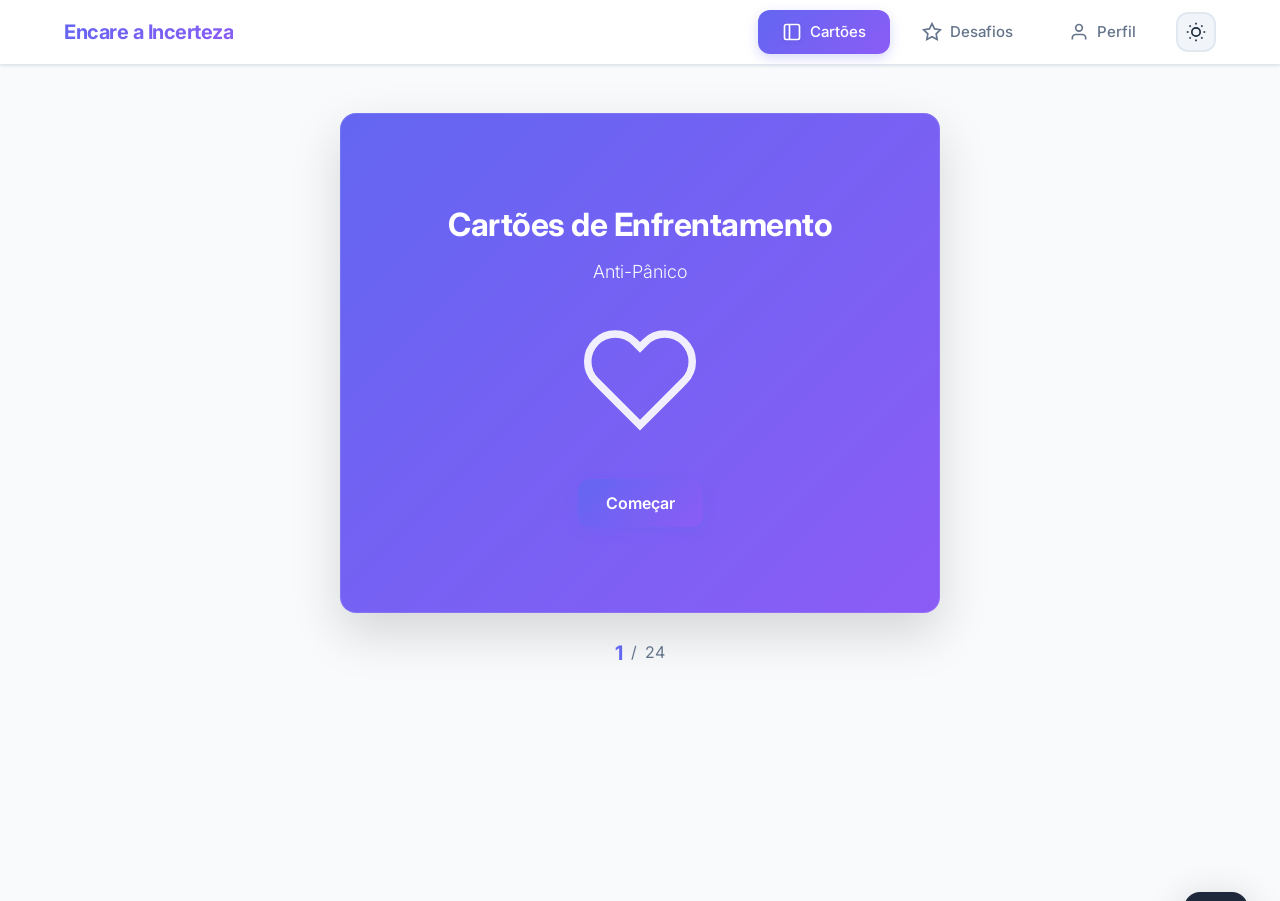
<file: index.html>
<!DOCTYPE html>
<html lang="pt-BR">
<head>
    <meta charset="UTF-8">
    <meta name="viewport" content="width=device-width, initial-scale=1.0">
    <title>Encare a Incerteza</title>
    <link rel="preconnect" href="https://fonts.googleapis.com">
    <link rel="preconnect" href="https://fonts.gstatic.com" crossorigin>
    <link href="https://fonts.googleapis.com/css2?family=Inter:wght@300;400;500;600;700&display=swap" rel="stylesheet">
    <link rel="stylesheet" href="css/styles.css">
</head>
<body>
    <!-- Navigation -->
    <nav class="nav">
        <div class="nav-container">
            <div class="nav-logo">Encare a Incerteza</div>
            <ul class="nav-menu">
                <li class="nav-item">
                    <a href="#" class="nav-link active" data-section="coping-cards">
                        <svg width="20" height="20" viewBox="0 0 24 24" fill="none" stroke="currentColor" stroke-width="2">
                            <rect x="3" y="3" width="18" height="18" rx="2"/>
                            <path d="M9 3v18"/>
                        </svg>
                        Cartões
                    </a>
                </li>
                <li class="nav-item">
                    <a href="#" class="nav-link" data-section="challenge">
                        <svg width="20" height="20" viewBox="0 0 24 24" fill="none" stroke="currentColor" stroke-width="2">
                            <polygon points="12 2 15.09 8.26 22 9.27 17 14.14 18.18 21.02 12 17.77 5.82 21.02 7 14.14 2 9.27 8.91 8.26 12 2"/>
                        </svg>
                        Desafios
                    </a>
                </li>
                <li class="nav-item">
                    <a href="#" class="nav-link" data-section="profile">
                        <svg width="20" height="20" viewBox="0 0 24 24" fill="none" stroke="currentColor" stroke-width="2">
                            <path d="M20 21v-2a4 4 0 0 0-4-4H8a4 4 0 0 0-4 4v2"/>
                            <circle cx="12" cy="7" r="4"/>
                        </svg>
                        Perfil
                    </a>
                </li>
                <li class="nav-item">
                    <button class="theme-toggle" id="theme-toggle" aria-label="Toggle dark mode">
                        <svg class="theme-icon-light" width="20" height="20" viewBox="0 0 24 24" fill="none" stroke="currentColor" stroke-width="2">
                            <circle cx="12" cy="12" r="5"/>
                            <line x1="12" y1="1" x2="12" y2="3"/>
                            <line x1="12" y1="21" x2="12" y2="23"/>
                            <line x1="4.22" y1="4.22" x2="5.64" y2="5.64"/>
                            <line x1="18.36" y1="18.36" x2="19.78" y2="19.78"/>
                            <line x1="1" y1="12" x2="3" y2="12"/>
                            <line x1="21" y1="12" x2="23" y2="12"/>
                            <line x1="4.22" y1="19.78" x2="5.64" y2="18.36"/>
                            <line x1="18.36" y1="5.64" x2="19.78" y2="4.22"/>
                        </svg>
                        <svg class="theme-icon-dark" width="20" height="20" viewBox="0 0 24 24" fill="none" stroke="currentColor" stroke-width="2" style="display: none;">
                            <path d="M21 12.79A9 9 0 1 1 11.21 3 7 7 0 0 0 21 12.79z"/>
                        </svg>
                    </button>
                </li>
            </ul>
        </div>
    </nav>

    <!-- Main Content -->
    <main class="main-content">

        <!-- Coping Cards Section -->
        <section id="coping-cards" class="section active">
            <div class="container">
                <!-- UX: Ritual-style introduction for emotional preparation -->
                <div class="card-ritual-intro" style="display: none;">
                    <h3>Um momento para você</h3>
                    <p>Respire fundo. Estes cartões são lembretes gentis de que você tem a força necessária para enfrentar momentos difíceis. Navegue no seu ritmo.</p>
                </div>

                <div class="card-deck">
                    <div class="deck-cover active">
                        <div class="cover-content">
                            <h1>Cartões de Enfrentamento</h1>
                            <p>Anti-Pânico</p>
                            <div class="cover-illustration">
                                <svg width="120" height="120" viewBox="0 0 24 24" fill="none" stroke="currentColor" stroke-width="1.5">
                                    <path d="M20.84 4.61a5.5 5.5 0 0 0-7.78 0L12 5.67l-1.06-1.06a5.5 5.5 0 0 0-7.78 7.78l1.06 1.06L12 21.23l7.78-7.78 1.06-1.06a5.5 5.5 0 0 0 0-7.78z"/>
                                </svg>
                            </div>
                            <button class="btn btn-primary" id="start-cards">Começar</button>
                        </div>
                    </div>
                    <div class="card-viewer">
                        <button class="card-nav card-nav-prev">
                            <svg width="24" height="24" viewBox="0 0 24 24" fill="none" stroke="currentColor" stroke-width="2">
                                <polyline points="15 18 9 12 15 6"/>
                            </svg>
                        </button>
                        <div class="card-container">
                            <div class="coping-card"></div>
                        </div>
                        <button class="card-nav card-nav-next">
                            <svg width="24" height="24" viewBox="0 0 24 24" fill="none" stroke="currentColor" stroke-width="2">
                                <polyline points="9 18 15 12 9 6"/>
                            </svg>
                        </button>
                    </div>
                    <div class="card-counter">
                        <span class="current-card">1</span> / <span class="total-cards">24</span>
                    </div>
                    <!-- UX: Visual progress dots for better navigation awareness -->
                    <div class="card-progress-dots" id="card-progress-dots"></div>
                </div>
            </div>
        </section>

        <!-- Challenge Section -->
        <section id="challenge" class="section">
            <div class="container">
                <div class="section-header">
                    <!-- UX: Contextual subtitle for emotional framing -->
                    <div class="section-subtitle">Crescimento pela Experiência</div>
                    <h1>Desafio Abraçando a Incerteza</h1>
                    <p class="section-description">Pequenas ações diárias que transformam sua relação com o desconhecido</p>
                </div>

                <!-- Reminders -->
                <div class="reminders-grid">
                    <div class="reminder-card">
                        <h3>Abra-se para a mudança</h3>
                        <p>A vida é dinâmica, e nem sempre podemos prever o que está por vir. A mudança é uma constante.</p>
                    </div>
                    <div class="reminder-card">
                        <h3>Foque no que pode controlar</h3>
                        <p>Concentre sua atenção naquilo que está ao seu alcance para cultivar um senso de capacidade.</p>
                    </div>
                    <div class="reminder-card">
                        <h3>Aprenda com a incerteza</h3>
                        <p>Veja as situações incertas como oportunidades de aprendizado e crescimento pessoal.</p>
                    </div>
                    <div class="reminder-card">
                        <h3>Cultive a resiliência</h3>
                        <p>Fortalecer sua resiliência permite que você se adapte mais facilmente às reviravoltas.</p>
                    </div>
                </div>

                <!-- Challenges Grid -->
                <div class="challenges-section">
                    <h2>Escolha seu próximo passo</h2>
                    <!-- UX: Inviting intro text for action-first hierarchy -->
                    <p class="challenges-intro">Cada desafio é uma oportunidade de descobrir sua força. Comece onde você se sentir mais confortável.</p>
                    <div class="challenges-filters">
                        <div class="challenges-filter" role="group" aria-label="Filtrar por status">
                            <button type="button" class="challenge-filter-btn active" data-filter="all">Todos</button>
                            <button type="button" class="challenge-filter-btn" data-filter="completed">Completos</button>
                            <button type="button" class="challenge-filter-btn" data-filter="pending">Pendentes</button>
                        </div>
                        <div class="challenges-filter" role="group" aria-label="Filtrar por dificuldade">
                            <button type="button" class="challenge-filter-btn active" data-difficulty="all">Todas</button>
                            <button type="button" class="challenge-filter-btn" data-difficulty="easy">Fácil</button>
                            <button type="button" class="challenge-filter-btn" data-difficulty="medium">Médio</button>
                            <button type="button" class="challenge-filter-btn" data-difficulty="hard">Difícil</button>
                        </div>
                    </div>
                    <div class="challenges-grid" id="challenges-grid"></div>
                </div>
            </div>
        </section>

        <!-- Profile Section -->
        <section id="profile" class="section">
            <div class="container">
                <div class="section-header">
                    <!-- UX: Contextual subtitle for progress narrative -->
                    <div class="section-subtitle">Sua Jornada</div>
                    <h1>Seu Progresso</h1>
                    <p class="section-description">Cada passo que você dá é uma vitória. Celebre seu crescimento.</p>
                </div>

                <div class="profile-content">
                    <!-- UX: Dynamic motivational narrative based on progress -->
                    <div class="profile-narrative" id="profile-narrative">
                        <h3>Continue brilhando! ✨</h3>
                        <p>Você está construindo coragem, um desafio de cada vez.</p>
                    </div>
                    <div class="profile-stats">
                        <div class="stat-card">
                            <div class="stat-icon">⭐</div>
                            <div class="stat-value" id="profile-xp">0</div>
                            <div class="stat-label">Pontos XP</div>
                        </div>
                        <div class="stat-card">
                            <div class="stat-icon">🏆</div>
                            <div class="stat-value" id="profile-level">1</div>
                            <div class="stat-label">Nível</div>
                        </div>
                        <div class="stat-card">
                            <div class="stat-icon">✓</div>
                            <div class="stat-value" id="profile-completed">0</div>
                            <div class="stat-label">Desafios Completos</div>
                        </div>
                        <div class="stat-card">
                            <div class="stat-icon">🎖️</div>
                            <div class="stat-value" id="profile-badges">0</div>
                            <div class="stat-label">Conquistas</div>
                        </div>
                    </div>

                    <div class="progress-section">
                        <h3>Progresso para o Próximo Nível</h3>
                        <!-- UX: Motivational label for progress tracking -->
                        <p class="progress-label">Você está cada vez mais perto de subir de nível!</p>
                        <div class="progress-bar">
                            <div class="progress-fill" id="progress-fill"></div>
                        </div>
                        <p class="progress-text"><span id="current-xp">0</span> / <span id="next-level-xp">100</span> XP</p>
                    </div>

                    <div class="badges-section">
                        <h3>Suas Conquistas</h3>
                        <div class="badges-grid" id="badges-grid"></div>
                    </div>

                    <div class="data-management">
                        <h3>Gerenciar Dados</h3>
                        <div class="data-buttons">
                            <button class="btn btn-secondary" id="export-data">
                                <svg width="20" height="20" viewBox="0 0 24 24" fill="none" stroke="currentColor" stroke-width="2">
                                    <path d="M21 15v4a2 2 0 0 1-2 2H5a2 2 0 0 1-2-2v-4"/>
                                    <polyline points="7 10 12 15 17 10"/>
                                    <line x1="12" y1="15" x2="12" y2="3"/>
                                </svg>
                                Exportar Dados
                            </button>
                            <button class="btn btn-secondary" id="import-data">
                                <svg width="20" height="20" viewBox="0 0 24 24" fill="none" stroke="currentColor" stroke-width="2">
                                    <path d="M21 15v4a2 2 0 0 1-2 2H5a2 2 0 0 1-2-2v-4"/>
                                    <polyline points="17 8 12 3 7 8"/>
                                    <line x1="12" y1="3" x2="12" y2="15"/>
                                </svg>
                                Importar Dados
                            </button>
                            <input type="file" id="import-file" accept=".json" style="display: none;">
                        </div>
                    </div>
                </div>
            </div>
        </section>

    </main>

    <!-- Challenge Modal -->
    <div class="modal" id="challenge-modal">
        <div class="modal-overlay"></div>
        <div class="modal-content">
            <button class="modal-close">
                <svg width="24" height="24" viewBox="0 0 24 24" fill="none" stroke="currentColor" stroke-width="2">
                    <line x1="18" y1="6" x2="6" y2="18"/>
                    <line x1="6" y1="6" x2="18" y2="18"/>
                </svg>
            </button>
            <div class="modal-body">
                <div class="challenge-header">
                    <h2 id="modal-challenge-title"></h2>
                    <div class="challenge-meta">
                        <span class="challenge-category" id="modal-challenge-category"></span>
                        <span class="challenge-difficulty" id="modal-challenge-difficulty"></span>
                    </div>
                </div>
                <div class="challenge-description">
                    <p id="modal-challenge-description"></p>
                </div>
                <!-- UX: Warm reflection section with conversational tone -->
                <div class="reflection-section">
                    <h3>Compartilhe sua experiência</h3>
                    <p class="reflection-intro">Reserve um momento para refletir sobre o que viveu. Suas palavras aqui são apenas para você.</p>

                    <div class="reflection-questions">
                        <div class="question-group">
                            <label>Que descobertas você fez sobre si mesmo?</label>
                            <textarea class="reflection-input" data-question="learned" rows="3" placeholder="Escreva livremente o que vier à mente..."></textarea>
                        </div>
                        <div class="question-group">
                            <label>Como foi comparado ao que você imaginou?</label>
                            <textarea class="reflection-input" data-question="expected" rows="3" placeholder="Suas expectativas se confirmaram?"></textarea>
                        </div>
                        <div class="question-group">
                            <label>O que surpreendeu você nessa experiência?</label>
                            <textarea class="reflection-input" data-question="different" rows="3" placeholder="Houve algo inesperado?"></textarea>
                        </div>
                        <div class="question-group">
                            <label>Como isso afetou sua confiança?</label>
                            <textarea class="reflection-input" data-question="confidence" rows="3" placeholder="Você se sente mais preparado agora?"></textarea>
                        </div>
                        <div class="question-group">
                            <label>O que isso revela sobre enfrentar o desconhecido?</label>
                            <textarea class="reflection-input" data-question="lessons" rows="3" placeholder="Que lições você leva dessa experiência?"></textarea>
                        </div>
                    </div>
                    <div class="modal-actions">
                        <span class="modal-nav-hint">💡 Dica: Use Tab para navegar entre os campos</span>
                        <button class="btn btn-primary" id="complete-challenge">Celebrar Conclusão</button>
                    </div>
                </div>
            </div>
        </div>
    </div>

    <!-- Toast Notification -->
    <div class="toast" id="toast"></div>

    <!-- Scripts -->
    <script src="js/core.js"></script>
    <script src="js/utils.js"></script>
    <script src="js/data.js"></script>
    <script src="js/storage.js"></script>
    <script src="js/gamification.js"></script>
    <script src="js/app.js"></script>
</body>
</html>
</file>
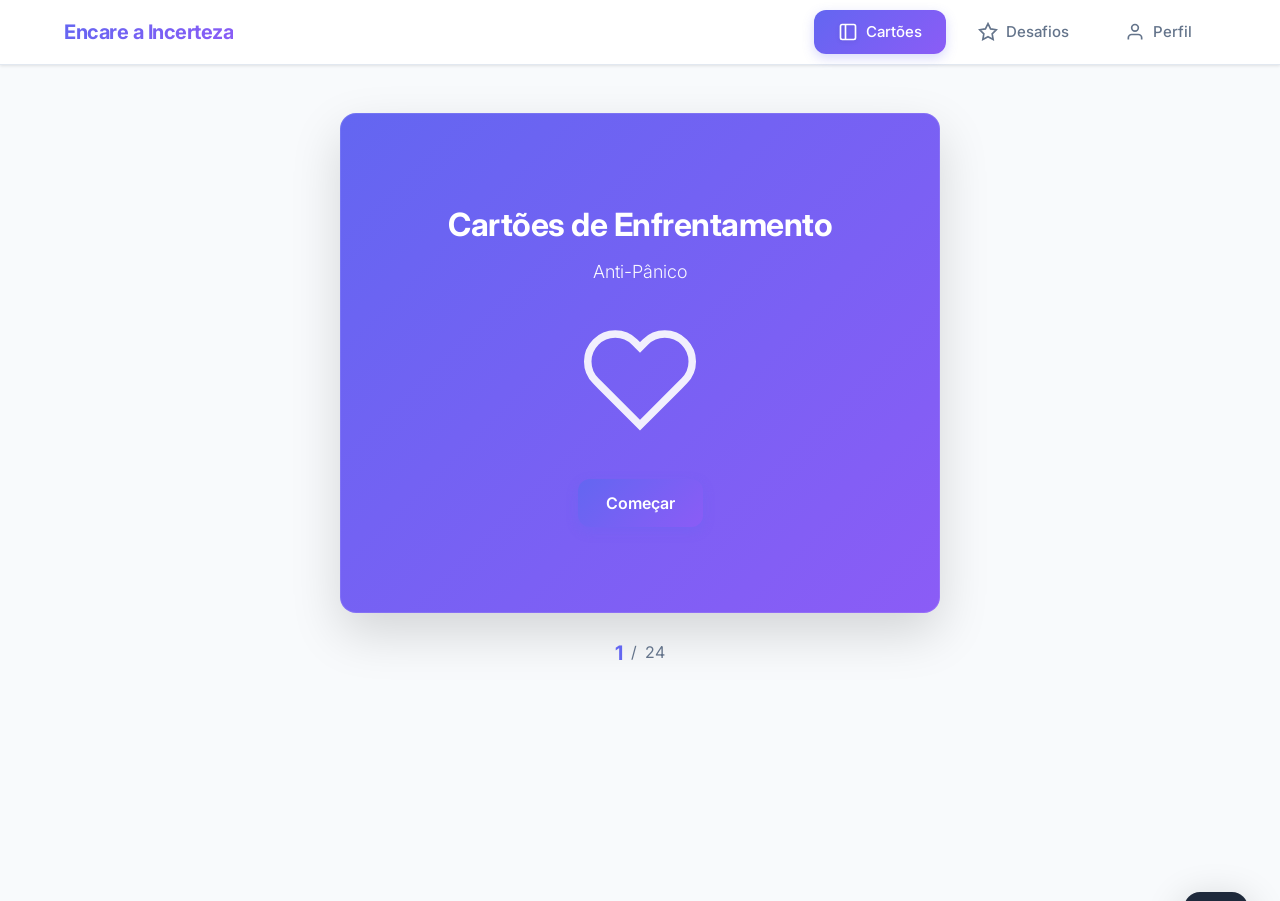
<file: face_uncertainty/index.html>
<!DOCTYPE html>
<html lang="pt-BR">
<head>
    <meta charset="UTF-8">
    <meta name="viewport" content="width=device-width, initial-scale=1.0">
    <title>Encare a Incerteza</title>
    <link rel="preconnect" href="https://fonts.googleapis.com">
    <link rel="preconnect" href="https://fonts.gstatic.com" crossorigin>
    <link href="https://fonts.googleapis.com/css2?family=Inter:wght@300;400;500;600;700&display=swap" rel="stylesheet">
    <link rel="stylesheet" href="css/styles.css">
</head>
<body>
    <!-- Navigation -->
    <nav class="nav">
        <div class="nav-container">
            <div class="nav-logo">Encare a Incerteza</div>
            <ul class="nav-menu">
                <li class="nav-item">
                    <a href="#" class="nav-link active" data-section="coping-cards">
                        <svg width="20" height="20" viewBox="0 0 24 24" fill="none" stroke="currentColor" stroke-width="2">
                            <rect x="3" y="3" width="18" height="18" rx="2"/>
                            <path d="M9 3v18"/>
                        </svg>
                        Cartões
                    </a>
                </li>
                <li class="nav-item">
                    <a href="#" class="nav-link" data-section="challenge">
                        <svg width="20" height="20" viewBox="0 0 24 24" fill="none" stroke="currentColor" stroke-width="2">
                            <polygon points="12 2 15.09 8.26 22 9.27 17 14.14 18.18 21.02 12 17.77 5.82 21.02 7 14.14 2 9.27 8.91 8.26 12 2"/>
                        </svg>
                        Desafios
                    </a>
                </li>
                <li class="nav-item">
                    <a href="#" class="nav-link" data-section="profile">
                        <svg width="20" height="20" viewBox="0 0 24 24" fill="none" stroke="currentColor" stroke-width="2">
                            <path d="M20 21v-2a4 4 0 0 0-4-4H8a4 4 0 0 0-4 4v2"/>
                            <circle cx="12" cy="7" r="4"/>
                        </svg>
                        Perfil
                    </a>
                </li>
            </ul>
        </div>
    </nav>

    <!-- Main Content -->
    <main class="main-content">

        <!-- Coping Cards Section -->
        <section id="coping-cards" class="section active">
            <div class="container">
                <!-- UX: Ritual-style introduction for emotional preparation -->
                <div class="card-ritual-intro" style="display: none;">
                    <h3>Um momento para você</h3>
                    <p>Respire fundo. Estes cartões são lembretes gentis de que você tem a força necessária para enfrentar momentos difíceis. Navegue no seu ritmo.</p>
                </div>

                <div class="card-deck">
                    <div class="deck-cover active">
                        <div class="cover-content">
                            <h1>Cartões de Enfrentamento</h1>
                            <p>Anti-Pânico</p>
                            <div class="cover-illustration">
                                <svg width="120" height="120" viewBox="0 0 24 24" fill="none" stroke="currentColor" stroke-width="1.5">
                                    <path d="M20.84 4.61a5.5 5.5 0 0 0-7.78 0L12 5.67l-1.06-1.06a5.5 5.5 0 0 0-7.78 7.78l1.06 1.06L12 21.23l7.78-7.78 1.06-1.06a5.5 5.5 0 0 0 0-7.78z"/>
                                </svg>
                            </div>
                            <button class="btn btn-primary" id="start-cards">Começar</button>
                        </div>
                    </div>
                    <div class="card-viewer">
                        <button class="card-nav card-nav-prev">
                            <svg width="24" height="24" viewBox="0 0 24 24" fill="none" stroke="currentColor" stroke-width="2">
                                <polyline points="15 18 9 12 15 6"/>
                            </svg>
                        </button>
                        <div class="card-container">
                            <div class="coping-card"></div>
                        </div>
                        <button class="card-nav card-nav-next">
                            <svg width="24" height="24" viewBox="0 0 24 24" fill="none" stroke="currentColor" stroke-width="2">
                                <polyline points="9 18 15 12 9 6"/>
                            </svg>
                        </button>
                    </div>
                    <div class="card-counter">
                        <span class="current-card">1</span> / <span class="total-cards">24</span>
                    </div>
                    <!-- UX: Visual progress dots for better navigation awareness -->
                    <div class="card-progress-dots" id="card-progress-dots"></div>
                </div>
            </div>
        </section>

        <!-- Challenge Section -->
        <section id="challenge" class="section">
            <div class="container">
                <div class="section-header">
                    <!-- UX: Contextual subtitle for emotional framing -->
                    <div class="section-subtitle">Crescimento pela Experiência</div>
                    <h1>Desafio Abraçando a Incerteza</h1>
                    <p class="section-description">Pequenas ações diárias que transformam sua relação com o desconhecido</p>
                </div>

                <!-- Reminders -->
                <div class="reminders-grid">
                    <div class="reminder-card">
                        <h3>Abra-se para a mudança</h3>
                        <p>A vida é dinâmica, e nem sempre podemos prever o que está por vir. A mudança é uma constante.</p>
                    </div>
                    <div class="reminder-card">
                        <h3>Foque no que pode controlar</h3>
                        <p>Concentre sua atenção naquilo que está ao seu alcance para cultivar um senso de capacidade.</p>
                    </div>
                    <div class="reminder-card">
                        <h3>Aprenda com a incerteza</h3>
                        <p>Veja as situações incertas como oportunidades de aprendizado e crescimento pessoal.</p>
                    </div>
                    <div class="reminder-card">
                        <h3>Cultive a resiliência</h3>
                        <p>Fortalecer sua resiliência permite que você se adapte mais facilmente às reviravoltas.</p>
                    </div>
                </div>

                <!-- Challenges Grid -->
                <div class="challenges-section">
                    <h2>Escolha seu próximo passo</h2>
                    <!-- UX: Inviting intro text for action-first hierarchy -->
                    <p class="challenges-intro">Cada desafio é uma oportunidade de descobrir sua força. Comece onde você se sentir mais confortável.</p>
                    <div class="challenges-grid" id="challenges-grid"></div>
                </div>
            </div>
        </section>

        <!-- Profile Section -->
        <section id="profile" class="section">
            <div class="container">
                <div class="section-header">
                    <!-- UX: Contextual subtitle for progress narrative -->
                    <div class="section-subtitle">Sua Jornada</div>
                    <h1>Seu Progresso</h1>
                    <p class="section-description">Cada passo que você dá é uma vitória. Celebre seu crescimento.</p>
                </div>

                <div class="profile-content">
                    <!-- UX: Dynamic motivational narrative based on progress -->
                    <div class="profile-narrative" id="profile-narrative">
                        <h3>Continue brilhando! ✨</h3>
                        <p>Você está construindo coragem, um desafio de cada vez.</p>
                    </div>
                    <div class="profile-stats">
                        <div class="stat-card">
                            <div class="stat-icon">⭐</div>
                            <div class="stat-value" id="profile-xp">0</div>
                            <div class="stat-label">Pontos XP</div>
                        </div>
                        <div class="stat-card">
                            <div class="stat-icon">🏆</div>
                            <div class="stat-value" id="profile-level">1</div>
                            <div class="stat-label">Nível</div>
                        </div>
                        <div class="stat-card">
                            <div class="stat-icon">✓</div>
                            <div class="stat-value" id="profile-completed">0</div>
                            <div class="stat-label">Desafios Completos</div>
                        </div>
                        <div class="stat-card">
                            <div class="stat-icon">🎖️</div>
                            <div class="stat-value" id="profile-badges">0</div>
                            <div class="stat-label">Conquistas</div>
                        </div>
                    </div>

                    <div class="progress-section">
                        <h3>Progresso para o Próximo Nível</h3>
                        <!-- UX: Motivational label for progress tracking -->
                        <p class="progress-label">Você está cada vez mais perto de subir de nível!</p>
                        <div class="progress-bar">
                            <div class="progress-fill" id="progress-fill"></div>
                        </div>
                        <p class="progress-text"><span id="current-xp">0</span> / <span id="next-level-xp">100</span> XP</p>
                    </div>

                    <div class="badges-section">
                        <h3>Suas Conquistas</h3>
                        <div class="badges-grid" id="badges-grid"></div>
                    </div>

                    <div class="data-management">
                        <h3>Gerenciar Dados</h3>
                        <div class="data-buttons">
                            <button class="btn btn-secondary" id="export-data">
                                <svg width="20" height="20" viewBox="0 0 24 24" fill="none" stroke="currentColor" stroke-width="2">
                                    <path d="M21 15v4a2 2 0 0 1-2 2H5a2 2 0 0 1-2-2v-4"/>
                                    <polyline points="7 10 12 15 17 10"/>
                                    <line x1="12" y1="15" x2="12" y2="3"/>
                                </svg>
                                Exportar Dados
                            </button>
                            <button class="btn btn-secondary" id="import-data">
                                <svg width="20" height="20" viewBox="0 0 24 24" fill="none" stroke="currentColor" stroke-width="2">
                                    <path d="M21 15v4a2 2 0 0 1-2 2H5a2 2 0 0 1-2-2v-4"/>
                                    <polyline points="17 8 12 3 7 8"/>
                                    <line x1="12" y1="3" x2="12" y2="15"/>
                                </svg>
                                Importar Dados
                            </button>
                            <input type="file" id="import-file" accept=".json" style="display: none;">
                        </div>
                    </div>
                </div>
            </div>
        </section>

    </main>

    <!-- Challenge Modal -->
    <div class="modal" id="challenge-modal">
        <div class="modal-overlay"></div>
        <div class="modal-content">
            <button class="modal-close">
                <svg width="24" height="24" viewBox="0 0 24 24" fill="none" stroke="currentColor" stroke-width="2">
                    <line x1="18" y1="6" x2="6" y2="18"/>
                    <line x1="6" y1="6" x2="18" y2="18"/>
                </svg>
            </button>
            <div class="modal-body">
                <div class="challenge-header">
                    <h2 id="modal-challenge-title"></h2>
                    <div class="challenge-meta">
                        <span class="challenge-category" id="modal-challenge-category"></span>
                        <span class="challenge-difficulty" id="modal-challenge-difficulty"></span>
                    </div>
                </div>
                <div class="challenge-description">
                    <p id="modal-challenge-description"></p>
                </div>
                <!-- UX: Warm reflection section with conversational tone -->
                <div class="reflection-section">
                    <h3>Compartilhe sua experiência</h3>
                    <p class="reflection-intro">Reserve um momento para refletir sobre o que viveu. Suas palavras aqui são apenas para você.</p>

                    <div class="reflection-questions">
                        <div class="question-group">
                            <label>Que descobertas você fez sobre si mesmo?</label>
                            <textarea class="reflection-input" data-question="learned" rows="3" placeholder="Escreva livremente o que vier à mente..."></textarea>
                        </div>
                        <div class="question-group">
                            <label>Como foi comparado ao que você imaginou?</label>
                            <textarea class="reflection-input" data-question="expected" rows="3" placeholder="Suas expectativas se confirmaram?"></textarea>
                        </div>
                        <div class="question-group">
                            <label>O que surpreendeu você nessa experiência?</label>
                            <textarea class="reflection-input" data-question="different" rows="3" placeholder="Houve algo inesperado?"></textarea>
                        </div>
                        <div class="question-group">
                            <label>Como isso afetou sua confiança?</label>
                            <textarea class="reflection-input" data-question="confidence" rows="3" placeholder="Você se sente mais preparado agora?"></textarea>
                        </div>
                        <div class="question-group">
                            <label>O que isso revela sobre enfrentar o desconhecido?</label>
                            <textarea class="reflection-input" data-question="lessons" rows="3" placeholder="Que lições você leva dessa experiência?"></textarea>
                        </div>
                    </div>
                    <div class="modal-actions">
                        <span class="modal-nav-hint">💡 Dica: Use Tab para navegar entre os campos</span>
                        <button class="btn btn-primary" id="complete-challenge">Celebrar Conclusão</button>
                    </div>
                </div>
            </div>
        </div>
    </div>

    <!-- Toast Notification -->
    <div class="toast" id="toast"></div>

    <!-- Scripts -->
    <script src="js/data.js"></script>
    <script src="js/storage.js"></script>
    <script src="js/gamification.js"></script>
    <script src="js/app.js"></script>
</body>
</html>
</file>
<file: css/styles.css>
/* ===========================
   CSS Variables
   =========================== */
:root {
    /* Colors */
    --primary: #6366f1;
    --primary-dark: #4f46e5;
    --primary-light: #818cf8;
    --secondary: #8b5cf6;
    --accent: #ec4899;

    --bg-primary: #ffffff;
    --bg-secondary: #f8fafc;
    --bg-tertiary: #f1f5f9;

    --text-primary: #1e293b;
    --text-secondary: #64748b;
    --text-muted: #94a3b8;

    --border: #e2e8f0;
    --shadow: rgba(0, 0, 0, 0.1);
    --shadow-lg: rgba(0, 0, 0, 0.15);

    /* Difficulty colors */
    --easy: #10b981;
    --medium: #f59e0b;
    --hard: #ef4444;

    /* Spacing */
    --spacing-xs: 0.25rem;
    --spacing-sm: 0.5rem;
    --spacing-md: 1rem;
    --spacing-lg: 1.5rem;
    --spacing-xl: 2rem;
    --spacing-2xl: 3rem;

    /* Border radius */
    --radius-sm: 0.375rem;
    --radius-md: 0.5rem;
    --radius-lg: 0.75rem;
    --radius-xl: 1rem;

    /* Transitions */
    --transition: all 0.3s ease;
}

/* Dark Mode Variables */
[data-theme="dark"] {
    --bg-primary: #0f172a;
    --bg-secondary: #1e293b;
    --bg-tertiary: #334155;

    --text-primary: #f1f5f9;
    --text-secondary: #cbd5e1;
    --text-muted: #94a3b8;

    --border: #334155;
    --shadow: rgba(0, 0, 0, 0.3);
    --shadow-lg: rgba(0, 0, 0, 0.5);
}

/* Dark mode specific adjustments */
[data-theme="dark"] .coping-card,
[data-theme="dark"] .challenge-card,
[data-theme="dark"] .stat-card,
[data-theme="dark"] .progress-section,
[data-theme="dark"] .badges-section,
[data-theme="dark"] .data-management,
[data-theme="dark"] .modal-content,
[data-theme="dark"] .reminder-card {
    background: var(--bg-primary);
    border-color: var(--border);
}

[data-theme="dark"] .reminder-card {
    background: linear-gradient(135deg, rgba(99, 102, 241, 0.15), rgba(139, 92, 246, 0.15));
    border-color: rgba(99, 102, 241, 0.3);
}

[data-theme="dark"] .challenge-card.completed {
    background: linear-gradient(135deg, rgba(16, 185, 129, 0.15), rgba(5, 150, 105, 0.15));
    border-color: var(--easy);
}

[data-theme="dark"] .challenge-filter-btn {
    background: var(--bg-secondary);
    border-color: var(--border);
    color: var(--text-secondary);
}

[data-theme="dark"] .challenge-filter-btn:hover {
    border-color: var(--primary);
    color: var(--primary);
}

[data-theme="dark"] .challenge-filter-btn.active {
    background: var(--primary);
    border-color: var(--primary);
    color: white;
}

[data-theme="dark"] .modal-overlay {
    background: rgba(0, 0, 0, 0.7);
}

[data-theme="dark"] .reflection-input {
    background: var(--bg-secondary);
    color: var(--text-primary);
}

[data-theme="dark"] .reflection-input:focus {
    background: var(--bg-secondary);
    border-color: var(--primary);
}

/* Ensure all buttons have proper contrast in dark mode */
[data-theme="dark"] .btn {
    color: var(--text-primary);
}

[data-theme="dark"] .btn-primary {
    color: white;
}

[data-theme="dark"] .btn-secondary {
    color: var(--text-primary);
}

[data-theme="dark"] .modal-close {
    background: var(--bg-tertiary);
    color: var(--text-primary);
}

[data-theme="dark"] .modal-close:hover {
    background: var(--border);
    color: var(--text-primary);
}

[data-theme="dark"] .progress-bar {
    background: var(--bg-tertiary);
}

[data-theme="dark"] .badge.locked {
    background: var(--bg-tertiary);
}

/* Dark mode card navigation buttons */
[data-theme="dark"] .card-nav {
    background: var(--bg-secondary);
    border-color: var(--border);
    color: var(--text-primary);
    box-shadow: 0 2px 8px rgba(0, 0, 0, 0.3);
}

[data-theme="dark"] .card-nav:hover:not(:disabled) {
    background: var(--primary);
    border-color: var(--primary);
    color: white;
}

/* ===========================
   Reset & Base
   =========================== */
* {
    margin: 0;
    padding: 0;
    box-sizing: border-box;
}

html {
    scroll-behavior: smooth;
}

body {
    font-family: 'Inter', -apple-system, BlinkMacSystemFont, 'Segoe UI', sans-serif;
    background: var(--bg-secondary);
    color: var(--text-primary);
    line-height: 1.6;
    -webkit-font-smoothing: antialiased;
    -moz-osx-font-smoothing: grayscale;
}

/* ===========================
   Navigation
   =========================== */
.nav {
    background: var(--bg-primary);
    border-bottom: 1px solid var(--border);
    position: sticky;
    top: 0;
    z-index: 100;
    box-shadow: 0 1px 3px var(--shadow);
    backdrop-filter: blur(8px);
}

[data-theme="light"] .nav {
    background: rgba(255, 255, 255, 0.95);
}

[data-theme="dark"] .nav {
    background: rgba(15, 23, 42, 0.95);
}

.nav-container {
    max-width: 1200px;
    margin: 0 auto;
    padding: 0 var(--spacing-lg);
    display: flex;
    align-items: center;
    justify-content: space-between;
    height: 64px;
}

.nav-logo {
    font-size: 1.25rem;
    font-weight: 700;
    background: linear-gradient(135deg, var(--primary), var(--secondary));
    -webkit-background-clip: text;
    -webkit-text-fill-color: transparent;
    background-clip: text;
    letter-spacing: -0.5px;
}

.nav-menu {
    display: flex;
    list-style: none;
    gap: var(--spacing-sm);
    align-items: center;
}

.theme-toggle {
    background: var(--bg-tertiary);
    border: 2px solid var(--border);
    border-radius: var(--radius-lg);
    width: 40px;
    height: 40px;
    display: flex;
    align-items: center;
    justify-content: center;
    cursor: pointer;
    transition: all 0.2s ease;
    margin-left: var(--spacing-sm);
    color: var(--text-primary);
}

.theme-toggle:hover {
    background: var(--primary);
    color: white;
    border-color: var(--primary);
    transform: scale(1.05);
}

.theme-toggle svg {
    width: 20px;
    height: 20px;
}

.nav-link {
    display: flex;
    align-items: center;
    gap: var(--spacing-sm);
    padding: 0.625rem var(--spacing-lg);
    text-decoration: none;
    color: var(--text-secondary);
    border-radius: var(--radius-lg);
    transition: all 0.2s ease;
    font-weight: 500;
    position: relative;
    font-size: 0.9375rem;
}

/* UX: Subtle hover feedback for discoverability */
.nav-link:hover {
    background: var(--bg-tertiary);
    color: var(--text-primary);
    transform: translateY(-1px);
}

/* UX: Clear active state with gradient background and shadow for emphasis */
.nav-link.active {
    background: linear-gradient(135deg, var(--primary), var(--secondary));
    color: white;
    box-shadow: 0 4px 12px rgba(99, 102, 241, 0.25);
}

.nav-link.active svg {
    filter: drop-shadow(0 1px 2px rgba(0, 0, 0, 0.1));
}

/* ===========================
   Main Content
   =========================== */
.main-content {
    min-height: calc(100vh - 64px);
}

/* UX: Smooth section transitions for spa-like feel */
.section {
    display: none;
    padding: var(--spacing-2xl) 0;
}

.section.active {
    display: block;
    animation: fadeInSlide 0.6s cubic-bezier(0.16, 1, 0.3, 1);
}

@keyframes fadeInSlide {
    from {
        opacity: 0;
        transform: translateY(20px);
    }
    to {
        opacity: 1;
        transform: translateY(0);
    }
}

@keyframes fadeIn {
    from {
        opacity: 0;
        transform: translateY(10px);
    }
    to {
        opacity: 1;
        transform: translateY(0);
    }
}

.container {
    max-width: 1200px;
    margin: 0 auto;
    padding: 0 var(--spacing-lg);
}

.section-header {
    text-align: center;
    margin-bottom: var(--spacing-2xl);
    animation: fadeInUp 0.6s ease;
}

.section-header h1 {
    font-size: 2.5rem;
    font-weight: 700;
    margin-bottom: var(--spacing-sm);
    letter-spacing: -0.5px;
    line-height: 1.2;
}

/* UX: Contextual subtitle for emotional guidance */
.section-subtitle {
    font-size: 0.875rem;
    font-weight: 500;
    text-transform: uppercase;
    letter-spacing: 1.5px;
    color: var(--primary);
    margin-bottom: var(--spacing-md);
    opacity: 0.8;
}

.section-description {
    color: var(--text-secondary);
    font-size: 1.125rem;
    line-height: 1.6;
    max-width: 600px;
    margin: 0 auto;
}

@keyframes fadeInUp {
    from {
        opacity: 0;
        transform: translateY(20px);
    }
    to {
        opacity: 1;
        transform: translateY(0);
    }
}

/* ===========================
   Coping Cards Section
   =========================== */
.card-deck {
    max-width: 600px;
    margin: 0 auto;
}

/* UX: Ritual-style introduction with warm invitation */
.card-ritual-intro {
    text-align: center;
    margin-bottom: var(--spacing-xl);
    padding: var(--spacing-lg);
    background: linear-gradient(135deg, rgba(99, 102, 241, 0.05), rgba(139, 92, 246, 0.05));
    border-radius: var(--radius-lg);
    border: 1px solid rgba(99, 102, 241, 0.1);
    animation: fadeIn 0.6s ease;
}

.card-ritual-intro h3 {
    font-size: 1.125rem;
    font-weight: 600;
    color: var(--primary);
    margin-bottom: var(--spacing-sm);
}

.card-ritual-intro p {
    color: var(--text-secondary);
    line-height: 1.6;
    font-size: 0.9375rem;
}

.deck-cover {
    background: linear-gradient(135deg, var(--primary), var(--secondary));
    border-radius: var(--radius-xl);
    padding: var(--spacing-2xl);
    text-align: center;
    color: white;
    min-height: 500px;
    display: flex;
    align-items: center;
    justify-content: center;
    box-shadow: 0 20px 50px var(--shadow-lg), 0 0 0 1px rgba(255, 255, 255, 0.1) inset;
    transition: var(--transition);
}

.deck-cover.active {
    display: flex;
}

.deck-cover:not(.active) {
    display: none;
}

.cover-content h1 {
    font-size: 2rem;
    margin-bottom: var(--spacing-sm);
    font-weight: 700;
    letter-spacing: -0.5px;
}

.cover-content p {
    font-size: 1.125rem;
    opacity: 0.95;
    margin-bottom: var(--spacing-xl);
    font-weight: 300;
}

.cover-illustration {
    margin: var(--spacing-xl) 0;
    animation: float 3s ease-in-out infinite;
    opacity: 0.9;
}

@keyframes float {
    0%, 100% {
        transform: translateY(0);
    }
    50% {
        transform: translateY(-10px);
    }
}

.card-viewer {
    display: none;
    position: relative;
    align-items: center;
    gap: var(--spacing-lg);
}

.card-viewer.active {
    display: flex;
}

/* UX: Enhanced navigation buttons with better affordance */
.card-nav {
    background: white;
    border: 2px solid var(--border);
    border-radius: 50%;
    width: 48px;
    height: 48px;
    display: flex;
    align-items: center;
    justify-content: center;
    cursor: pointer;
    transition: all 0.2s ease;
    flex-shrink: 0;
    box-shadow: 0 2px 8px var(--shadow);
    color: var(--text-primary);
}

.card-nav:hover:not(:disabled) {
    border-color: var(--primary);
    background: var(--primary);
    color: white;
    transform: scale(1.1);
    box-shadow: 0 4px 12px rgba(99, 102, 241, 0.3);
}

.card-nav:active:not(:disabled) {
    transform: scale(1.05);
}

.card-nav:disabled {
    opacity: 0.25;
    cursor: not-allowed;
    box-shadow: none;
}

.card-container {
    flex: 1;
    perspective: 1000px;
}

/* UX: Card with improved hierarchy and emotional typography */
.coping-card {
    background: white;
    border-radius: var(--radius-xl);
    padding: var(--spacing-2xl);
    min-height: 400px;
    display: flex;
    flex-direction: column;
    align-items: center;
    justify-content: center;
    text-align: center;
    font-size: 1.25rem;
    line-height: 1.8;
    box-shadow: 0 20px 50px var(--shadow-lg), 0 0 0 1px rgba(0, 0, 0, 0.02) inset;
    transition: all 0.4s ease;
    border: 1px solid rgba(99, 102, 241, 0.1);
}

.coping-card:hover {
    transform: translateY(-3px);
    box-shadow: 0 25px 60px var(--shadow-lg);
}

.card-icon {
    width: 100px;
    height: 100px;
    margin-bottom: var(--spacing-xl);
    opacity: 0.9;
    animation: fadeInScale 0.5s ease;
}

.card-icon svg {
    width: 100%;
    height: 100%;
    filter: drop-shadow(0 2px 8px rgba(0, 0, 0, 0.1));
}

@keyframes fadeInScale {
    from {
        opacity: 0;
        transform: scale(0.8);
    }
    to {
        opacity: 0.9;
        transform: scale(1);
    }
}

/* UX: Emphasis on text with better readability */
.card-text {
    white-space: pre-line;
    max-width: 500px;
    color: var(--text-primary);
    font-weight: 400;
    animation: fadeInUp 0.5s ease 0.1s both;
}

/* UX: Progress indicator with better visual feedback */
.card-counter {
    text-align: center;
    margin-top: var(--spacing-lg);
    color: var(--text-secondary);
    font-size: 1rem;
    display: flex;
    align-items: center;
    justify-content: center;
    gap: var(--spacing-sm);
}

.card-counter .current-card {
    color: var(--primary);
    font-weight: 700;
    font-size: 1.25rem;
}

.card-progress-dots {
    display: flex;
    gap: 6px;
    margin-top: var(--spacing-md);
    justify-content: center;
}

.progress-dot {
    width: 6px;
    height: 6px;
    border-radius: 50%;
    background: var(--border);
    transition: all 0.3s ease;
}

.progress-dot.active {
    background: var(--primary);
    width: 24px;
    border-radius: 3px;
}

/* ===========================
   Reminders Section
   =========================== */
.reminders-grid {
    display: grid;
    grid-template-columns: repeat(auto-fit, minmax(250px, 1fr));
    gap: var(--spacing-lg);
    margin-bottom: var(--spacing-2xl);
}

/* UX: Reminder cards with distinctive colors and warmth */
.reminder-card {
    background: linear-gradient(135deg, rgba(99, 102, 241, 0.08), rgba(139, 92, 246, 0.08));
    border: 2px solid rgba(99, 102, 241, 0.15);
    border-radius: var(--radius-lg);
    padding: var(--spacing-xl);
    transition: all 0.3s ease;
    position: relative;
    overflow: hidden;
}

.reminder-card::before {
    content: '';
    position: absolute;
    top: 0;
    left: 0;
    width: 4px;
    height: 100%;
    background: linear-gradient(180deg, var(--primary), var(--secondary));
}

.reminder-card:hover {
    transform: translateY(-3px);
    box-shadow: 0 8px 24px rgba(99, 102, 241, 0.15);
    border-color: rgba(99, 102, 241, 0.3);
}

.reminder-card h3 {
    color: var(--primary);
    margin-bottom: var(--spacing-sm);
    font-size: 1.125rem;
    font-weight: 600;
}

.reminder-card p {
    color: var(--text-secondary);
    font-size: 0.9375rem;
    line-height: 1.6;
}

/* ===========================
   Challenges Section
   =========================== */
.challenges-section {
    margin-top: var(--spacing-2xl);
}

.challenges-section h2 {
    margin-bottom: var(--spacing-md);
    font-size: 1.75rem;
    font-weight: 700;
}

.challenges-intro {
    text-align: center;
    margin-bottom: var(--spacing-xl);
    color: var(--text-secondary);
    font-size: 1rem;
}

.challenges-filters {
    display: flex;
    flex-direction: column;
    align-items: center;
    gap: var(--spacing-md);
    margin-bottom: var(--spacing-xl);
}

.challenges-filter {
    display: flex;
    flex-wrap: wrap;
    gap: var(--spacing-sm);
    justify-content: center;
}

.challenge-filter-btn {
    padding: var(--spacing-sm) var(--spacing-lg);
    border: 2px solid var(--border);
    border-radius: var(--radius-full);
    background: white;
    color: var(--text-secondary);
    font-size: 0.9rem;
    font-weight: 500;
    cursor: pointer;
    transition: all 0.2s ease;
}

.challenge-filter-btn:hover {
    border-color: var(--primary);
    color: var(--primary);
}

.challenge-filter-btn.active {
    background: var(--primary);
    border-color: var(--primary);
    color: white;
}

.challenges-grid {
    display: grid;
    grid-template-columns: repeat(auto-fill, minmax(280px, 1fr));
    gap: var(--spacing-lg);
}

/* UX: Enhanced clickability with clear interactive affordance */
.challenge-card {
    background: white;
    border: 2px solid var(--border);
    border-radius: var(--radius-lg);
    padding: var(--spacing-lg);
    cursor: pointer;
    transition: all 0.2s ease;
    position: relative;
    overflow: hidden;
    box-shadow: 0 2px 8px rgba(0, 0, 0, 0.04);
}

.challenge-card::before {
    content: '';
    position: absolute;
    top: 0;
    left: 0;
    right: 0;
    height: 4px;
    background: linear-gradient(90deg, var(--primary), var(--secondary));
    transform: scaleX(0);
    transform-origin: left;
    transition: transform 0.3s ease;
}

.challenge-card:hover::before {
    transform: scaleX(1);
}

.challenge-card:hover {
    transform: translateY(-4px);
    box-shadow: 0 12px 32px rgba(99, 102, 241, 0.15);
    border-color: var(--primary);
}

.challenge-card:active {
    transform: translateY(-2px);
}

/* UX: Clear completion state with celebratory styling */
.challenge-card.completed {
    background: linear-gradient(135deg, rgba(16, 185, 129, 0.05), rgba(5, 150, 105, 0.05));
    border-color: var(--easy);
    box-shadow: 0 2px 8px rgba(16, 185, 129, 0.1);
}

.challenge-card.completed::before {
    background: var(--easy);
    transform: scaleX(1);
}

.challenge-card.completed::after {
    content: '✓';
    position: absolute;
    top: var(--spacing-md);
    right: var(--spacing-md);
    width: 32px;
    height: 32px;
    background: var(--easy);
    color: white;
    border-radius: 50%;
    display: flex;
    align-items: center;
    justify-content: center;
    font-weight: 700;
    font-size: 1.125rem;
    box-shadow: 0 2px 8px rgba(16, 185, 129, 0.3);
}

/* UX: Title first for action-oriented hierarchy */
.challenge-card h3 {
    font-size: 1.125rem;
    margin-bottom: var(--spacing-sm);
    color: var(--text-primary);
    font-weight: 600;
    padding-right: 40px;
    line-height: 1.4;
}

.challenge-card p {
    color: var(--text-secondary);
    font-size: 0.9rem;
    margin-bottom: var(--spacing-md);
    line-height: 1.6;
}

/* UX: Reward visibility - show XP and benefits upfront */
.challenge-reward {
    display: inline-flex;
    align-items: center;
    gap: 4px;
    background: linear-gradient(135deg, rgba(99, 102, 241, 0.1), rgba(139, 92, 246, 0.1));
    color: var(--primary);
    font-size: 0.8125rem;
    font-weight: 700;
    padding: 0.25rem 0.625rem;
    border-radius: var(--radius-sm);
    margin-bottom: var(--spacing-sm);
}

.challenge-meta {
    display: flex;
    gap: var(--spacing-sm);
    flex-wrap: wrap;
    align-items: center;
}

.challenge-category,
.challenge-difficulty {
    font-size: 0.75rem;
    padding: 0.3rem 0.625rem;
    border-radius: var(--radius-sm);
    font-weight: 600;
}

.challenge-category {
    background: rgba(99, 102, 241, 0.1);
    color: var(--primary);
}

.challenge-difficulty {
    background: rgba(100, 116, 139, 0.1);
    color: var(--text-secondary);
}

.challenge-difficulty.easy {
    background: rgba(16, 185, 129, 0.1);
    color: var(--easy);
}

.challenge-difficulty.medium {
    background: rgba(245, 158, 11, 0.1);
    color: var(--medium);
}

.challenge-difficulty.hard {
    background: rgba(239, 68, 68, 0.1);
    color: var(--hard);
}

/* ===========================
   Profile Section
   =========================== */
.profile-content {
    max-width: 800px;
    margin: 0 auto;
}

/* UX: Motivational narrative at the top */
.profile-narrative {
    background: linear-gradient(135deg, var(--primary), var(--secondary));
    color: white;
    border-radius: var(--radius-xl);
    padding: var(--spacing-2xl);
    margin-bottom: var(--spacing-2xl);
    text-align: center;
    box-shadow: 0 10px 30px rgba(99, 102, 241, 0.2);
}

.profile-narrative h3 {
    font-size: 1.5rem;
    font-weight: 600;
    margin-bottom: var(--spacing-sm);
    line-height: 1.3;
}

.profile-narrative p {
    font-size: 1.0625rem;
    opacity: 0.95;
    line-height: 1.6;
    max-width: 500px;
    margin: 0 auto;
}

.profile-stats {
    display: grid;
    grid-template-columns: repeat(auto-fit, minmax(150px, 1fr));
    gap: var(--spacing-lg);
    margin-bottom: var(--spacing-2xl);
}

/* UX: Enhanced stat cards with better visual hierarchy */
.stat-card {
    background: white;
    border: 2px solid var(--border);
    border-radius: var(--radius-lg);
    padding: var(--spacing-lg);
    text-align: center;
    transition: all 0.3s ease;
    position: relative;
    overflow: hidden;
}

.stat-card::before {
    content: '';
    position: absolute;
    top: 0;
    left: 0;
    right: 0;
    height: 3px;
    background: linear-gradient(90deg, var(--primary), var(--secondary));
    transform: scaleX(0);
    transition: transform 0.3s ease;
}

.stat-card:hover {
    transform: translateY(-3px);
    box-shadow: 0 10px 30px var(--shadow);
    border-color: var(--primary);
}

.stat-card:hover::before {
    transform: scaleX(1);
}

.stat-icon {
    font-size: 2.25rem;
    margin-bottom: var(--spacing-sm);
    filter: drop-shadow(0 2px 4px rgba(0, 0, 0, 0.1));
}

.stat-value {
    font-size: 2.25rem;
    font-weight: 700;
    color: var(--primary);
    margin-bottom: var(--spacing-xs);
    line-height: 1;
}

.stat-label {
    color: var(--text-secondary);
    font-size: 0.875rem;
    font-weight: 500;
}

/* UX: Enhanced progress section with motivational feedback */
.progress-section {
    background: white;
    border: 2px solid var(--border);
    border-radius: var(--radius-lg);
    padding: var(--spacing-xl);
    margin-bottom: var(--spacing-2xl);
    box-shadow: 0 2px 8px rgba(0, 0, 0, 0.04);
}

.progress-section h3 {
    margin-bottom: var(--spacing-sm);
    font-weight: 600;
    font-size: 1.125rem;
}

.progress-label {
    color: var(--text-secondary);
    font-size: 0.875rem;
    margin-bottom: var(--spacing-lg);
}

.progress-bar {
    height: 28px;
    background: var(--bg-tertiary);
    border-radius: 999px;
    overflow: hidden;
    margin-bottom: var(--spacing-md);
    box-shadow: inset 0 2px 4px rgba(0, 0, 0, 0.06);
    position: relative;
}

/* UX: Animated, celebratory progress fill */
.progress-fill {
    height: 100%;
    background: linear-gradient(90deg, var(--primary), var(--secondary));
    border-radius: 999px;
    transition: width 0.8s cubic-bezier(0.65, 0, 0.35, 1);
    display: flex;
    align-items: center;
    justify-content: flex-end;
    padding-right: var(--spacing-md);
    color: white;
    font-weight: 700;
    font-size: 0.8125rem;
    position: relative;
    box-shadow: 0 2px 8px rgba(99, 102, 241, 0.3);
}

.progress-fill::after {
    content: '';
    position: absolute;
    top: 0;
    left: 0;
    right: 0;
    bottom: 0;
    background: linear-gradient(90deg, transparent, rgba(255, 255, 255, 0.2), transparent);
    animation: shimmer 2s infinite;
}

@keyframes shimmer {
    0% {
        transform: translateX(-100%);
    }
    100% {
        transform: translateX(100%);
    }
}

.progress-text {
    text-align: center;
    color: var(--text-secondary);
    font-weight: 600;
}

/* UX: Badges with clear locked/unlocked states */
.badges-section {
    background: white;
    border: 2px solid var(--border);
    border-radius: var(--radius-lg);
    padding: var(--spacing-xl);
    margin-bottom: var(--spacing-2xl);
    box-shadow: 0 2px 8px rgba(0, 0, 0, 0.04);
}

.badges-section h3 {
    margin-bottom: var(--spacing-lg);
    font-weight: 600;
}

.badges-grid {
    display: grid;
    grid-template-columns: repeat(auto-fill, minmax(120px, 1fr));
    gap: var(--spacing-lg);
}

.badge {
    text-align: center;
    padding: var(--spacing-md);
    border-radius: var(--radius-md);
    transition: all 0.3s ease;
    border: 2px solid transparent;
    background: var(--bg-secondary);
}

/* UX: Celebratory unlocked badge styling */
.badge.unlocked {
    background: linear-gradient(135deg, rgba(99, 102, 241, 0.1), rgba(139, 92, 246, 0.1));
    border-color: rgba(99, 102, 241, 0.2);
}

.badge.unlocked:hover {
    transform: scale(1.08) rotate(2deg);
    box-shadow: 0 4px 12px rgba(99, 102, 241, 0.2);
}

/* UX: Clear locked state with reduced opacity and grayscale */
.badge.locked {
    opacity: 0.4;
    filter: grayscale(1);
}

.badge.locked:hover {
    opacity: 0.5;
    transform: scale(1.02);
}

.badge-icon {
    font-size: 2.75rem;
    margin-bottom: var(--spacing-sm);
    display: block;
}

.badge.unlocked .badge-icon {
    animation: bounceIn 0.6s ease;
}

@keyframes bounceIn {
    0% {
        transform: scale(0);
    }
    50% {
        transform: scale(1.1);
    }
    100% {
        transform: scale(1);
    }
}

.badge-name {
    font-weight: 600;
    font-size: 0.875rem;
    margin-bottom: var(--spacing-xs);
    color: var(--text-primary);
}

.badge-description {
    font-size: 0.75rem;
    color: var(--text-secondary);
    line-height: 1.4;
}

.data-management {
    background: white;
    border: 1px solid var(--border);
    border-radius: var(--radius-lg);
    padding: var(--spacing-xl);
}

.data-management h3 {
    margin-bottom: var(--spacing-lg);
}

.data-buttons {
    display: flex;
    gap: var(--spacing-md);
    flex-wrap: wrap;
}

/* ===========================
   Modal
   =========================== */
.modal {
    position: fixed;
    top: 0;
    left: 0;
    right: 0;
    bottom: 0;
    z-index: 1000;
    display: none;
    align-items: center;
    justify-content: center;
    padding: var(--spacing-lg);
}

.modal.active {
    display: flex;
}

.modal-overlay {
    position: absolute;
    top: 0;
    left: 0;
    right: 0;
    bottom: 0;
    background: rgba(0, 0, 0, 0.5);
    backdrop-filter: blur(4px);
    animation: fadeIn 0.3s ease;
}

.modal-content {
    position: relative;
    background: white;
    border-radius: var(--radius-xl);
    max-width: 700px;
    width: 100%;
    max-height: 90vh;
    overflow-y: auto;
    box-shadow: 0 25px 50px var(--shadow-lg);
    animation: slideUp 0.3s ease;
}

@keyframes slideUp {
    from {
        opacity: 0;
        transform: translateY(50px);
    }
    to {
        opacity: 1;
        transform: translateY(0);
    }
}

.modal-close {
    position: absolute;
    top: var(--spacing-lg);
    right: var(--spacing-lg);
    background: var(--bg-tertiary);
    border: none;
    border-radius: 50%;
    width: 36px;
    height: 36px;
    display: flex;
    align-items: center;
    justify-content: center;
    cursor: pointer;
    transition: var(--transition);
    z-index: 10;
}

.modal-close:hover {
    background: var(--border);
}

.modal-body {
    padding: var(--spacing-2xl);
}

.challenge-header {
    margin-bottom: var(--spacing-xl);
}

.challenge-header h2 {
    font-size: 1.75rem;
    margin-bottom: var(--spacing-md);
    font-weight: 700;
    line-height: 1.3;
}

.challenge-description {
    padding: var(--spacing-lg);
    background: linear-gradient(135deg, rgba(99, 102, 241, 0.04), rgba(139, 92, 246, 0.04));
    border-radius: var(--radius-md);
    margin-bottom: var(--spacing-xl);
    border: 1px solid rgba(99, 102, 241, 0.1);
    line-height: 1.6;
}

/* UX: Progress indicator for step-by-step reflection */
.reflection-progress {
    display: flex;
    align-items: center;
    justify-content: space-between;
    margin-bottom: var(--spacing-xl);
    padding: var(--spacing-md) 0;
    border-bottom: 2px solid var(--bg-tertiary);
}

.progress-step {
    flex: 1;
    display: flex;
    align-items: center;
    gap: var(--spacing-sm);
}

.step-indicator {
    width: 32px;
    height: 32px;
    border-radius: 50%;
    background: var(--bg-tertiary);
    color: var(--text-muted);
    display: flex;
    align-items: center;
    justify-content: center;
    font-weight: 600;
    font-size: 0.875rem;
    transition: all 0.3s ease;
}

.progress-step.active .step-indicator {
    background: var(--primary);
    color: white;
    box-shadow: 0 0 0 4px rgba(99, 102, 241, 0.1);
}

.progress-step.completed .step-indicator {
    background: var(--easy);
    color: white;
}

.step-label {
    font-size: 0.8125rem;
    color: var(--text-secondary);
    font-weight: 500;
}

.progress-step.active .step-label {
    color: var(--text-primary);
    font-weight: 600;
}

/* UX: Warm, conversational reflection prompts */
.reflection-section h3 {
    margin-bottom: var(--spacing-md);
    font-size: 1.25rem;
    font-weight: 600;
    color: var(--primary);
}

.reflection-intro {
    margin-bottom: var(--spacing-lg);
    color: var(--text-secondary);
    line-height: 1.6;
    font-size: 0.9375rem;
}

.reflection-questions {
    display: flex;
    flex-direction: column;
    gap: var(--spacing-lg);
}

.question-group {
    animation: fadeInUp 0.4s ease;
}

/* UX: Reflective, warm tone instead of form labels */
.question-group label {
    display: block;
    font-weight: 500;
    margin-bottom: var(--spacing-sm);
    color: var(--text-primary);
    font-size: 1rem;
    line-height: 1.5;
}

.question-group label::before {
    content: '✦';
    color: var(--primary);
    margin-right: var(--spacing-sm);
    opacity: 0.6;
}

.reflection-input {
    width: 100%;
    padding: var(--spacing-md);
    border: 2px solid var(--border);
    border-radius: var(--radius-md);
    font-family: inherit;
    font-size: 1rem;
    resize: vertical;
    transition: all 0.2s ease;
    background: var(--bg-primary);
    line-height: 1.6;
}

.reflection-input:focus {
    outline: none;
    border-color: var(--primary);
    box-shadow: 0 0 0 4px rgba(99, 102, 241, 0.1);
    background: white;
}

.reflection-input::placeholder {
    color: var(--text-muted);
    font-style: italic;
}

.modal-actions {
    margin-top: var(--spacing-xl);
    display: flex;
    justify-content: space-between;
    align-items: center;
    padding-top: var(--spacing-lg);
    border-top: 1px solid var(--border);
}

.modal-nav-hint {
    font-size: 0.8125rem;
    color: var(--text-muted);
}

/* ===========================
   Buttons
   =========================== */
.btn {
    display: inline-flex;
    align-items: center;
    justify-content: center;
    gap: var(--spacing-sm);
    padding: 0.875rem 1.75rem;
    border: none;
    border-radius: var(--radius-lg);
    font-family: inherit;
    font-size: 1rem;
    font-weight: 600;
    cursor: pointer;
    transition: all 0.2s ease;
    text-decoration: none;
    position: relative;
    overflow: hidden;
}

/* UX: Inviting primary button with gradient and animation */
.btn-primary {
    background: linear-gradient(135deg, var(--primary), var(--secondary));
    color: white;
    box-shadow: 0 4px 12px rgba(99, 102, 241, 0.3);
}

.btn-primary::before {
    content: '';
    position: absolute;
    top: 0;
    left: -100%;
    width: 100%;
    height: 100%;
    background: linear-gradient(90deg, transparent, rgba(255, 255, 255, 0.2), transparent);
    transition: left 0.5s ease;
}

.btn-primary:hover {
    transform: translateY(-2px);
    box-shadow: 0 6px 20px rgba(99, 102, 241, 0.4);
}

.btn-primary:hover::before {
    left: 100%;
}

.btn-primary:active {
    transform: translateY(0);
}

.btn-secondary {
    background: white;
    color: var(--text-primary);
    border: 2px solid var(--border);
    box-shadow: 0 2px 4px rgba(0, 0, 0, 0.04);
}

.btn-secondary:hover {
    background: var(--bg-tertiary);
    border-color: var(--primary);
    color: var(--primary);
    transform: translateY(-1px);
    box-shadow: 0 4px 8px rgba(0, 0, 0, 0.08);
}

/* Dark mode button styles */
[data-theme="dark"] .btn-secondary {
    background: var(--bg-secondary);
    color: var(--text-primary);
    border-color: var(--border);
    box-shadow: 0 2px 4px rgba(0, 0, 0, 0.2);
}

[data-theme="dark"] .btn-secondary:hover {
    background: var(--bg-tertiary);
    border-color: var(--primary);
    color: var(--primary);
    box-shadow: 0 4px 8px rgba(0, 0, 0, 0.3);
}

/* ===========================
   Toast Notification
   =========================== */
.toast {
    position: fixed;
    bottom: var(--spacing-xl);
    right: var(--spacing-xl);
    background: var(--text-primary);
    color: white;
    padding: var(--spacing-lg) var(--spacing-xl);
    border-radius: var(--radius-xl);
    box-shadow: 0 10px 40px rgba(0, 0, 0, 0.2);
    transform: translateY(150%);
    transition: all 0.4s cubic-bezier(0.68, -0.55, 0.265, 1.55);
    z-index: 2000;
    max-width: 400px;
    font-weight: 500;
    font-size: 1rem;
    line-height: 1.5;
}

.toast.show {
    transform: translateY(0) scale(1);
    animation: toastBounce 0.4s ease;
}

@keyframes toastBounce {
    0% {
        transform: translateY(150%) scale(0.8);
    }
    50% {
        transform: translateY(-10px) scale(1.05);
    }
    100% {
        transform: translateY(0) scale(1);
    }
}

/* UX: Celebratory success toast */
.toast.success {
    background: linear-gradient(135deg, var(--easy), #059669);
    box-shadow: 0 10px 40px rgba(16, 185, 129, 0.4);
}

.toast.error {
    background: linear-gradient(135deg, var(--hard), #dc2626);
}

.toast.info {
    background: linear-gradient(135deg, var(--primary), var(--secondary));
    box-shadow: 0 10px 40px rgba(99, 102, 241, 0.4);
}

/* ===========================
   Responsive Design
   =========================== */
@media (max-width: 768px) {
    .nav-logo {
        font-size: 1rem;
    }

    .nav-link {
        padding: var(--spacing-sm);
        font-size: 0.875rem;
    }

    .nav-link svg {
        width: 18px;
        height: 18px;
    }

    .theme-toggle {
        width: 36px;
        height: 36px;
    }

    .theme-toggle svg {
        width: 18px;
        height: 18px;
    }

    .section-header h1 {
        font-size: 1.75rem;
    }

    .section-description {
        font-size: 1rem;
    }

    .card-viewer {
        flex-direction: column;
        gap: var(--spacing-md);
    }

    .card-nav {
        width: 40px;
        height: 40px;
    }

    .coping-card {
        min-height: 350px;
        font-size: 1.125rem;
        padding: var(--spacing-xl);
    }

    .card-icon {
        width: 80px;
        height: 80px;
        margin-bottom: var(--spacing-lg);
    }

    .challenges-grid {
        grid-template-columns: 1fr;
    }

    .profile-stats {
        grid-template-columns: repeat(2, 1fr);
    }

    .data-buttons {
        flex-direction: column;
    }

    .data-buttons .btn {
        width: 100%;
        justify-content: center;
    }

    .modal-content {
        max-height: 85vh;
    }

    .modal-body {
        padding: var(--spacing-xl);
    }

    .toast {
        bottom: var(--spacing-md);
        right: var(--spacing-md);
        left: var(--spacing-md);
        max-width: none;
    }
}

@media (max-width: 480px) {
    .nav-container {
        padding: 0 var(--spacing-md);
    }

    .container {
        padding: 0 var(--spacing-md);
    }

    .section {
        padding: var(--spacing-xl) 0;
    }

    .reminders-grid {
        grid-template-columns: 1fr;
    }

    .profile-stats {
        gap: var(--spacing-md);
    }

    .stat-card {
        padding: var(--spacing-md);
    }
}

/* ===========================
   Animations & Utilities
   =========================== */
.fade-enter {
    opacity: 0;
}

.fade-enter-active {
    opacity: 1;
    transition: opacity 0.3s ease;
}

.slide-enter {
    transform: translateX(100%);
}

.slide-enter-active {
    transform: translateX(0);
    transition: transform 0.3s ease;
}

.scale-enter {
    transform: scale(0.9);
    opacity: 0;
}

.scale-enter-active {
    transform: scale(1);
    opacity: 1;
    transition: transform 0.3s ease, opacity 0.3s ease;
}
</file>
<file: face_uncertainty/css/styles.css>
/* ===========================
   CSS Variables
   =========================== */
:root {
    /* Colors */
    --primary: #6366f1;
    --primary-dark: #4f46e5;
    --primary-light: #818cf8;
    --secondary: #8b5cf6;
    --accent: #ec4899;

    --bg-primary: #ffffff;
    --bg-secondary: #f8fafc;
    --bg-tertiary: #f1f5f9;

    --text-primary: #1e293b;
    --text-secondary: #64748b;
    --text-muted: #94a3b8;

    --border: #e2e8f0;
    --shadow: rgba(0, 0, 0, 0.1);
    --shadow-lg: rgba(0, 0, 0, 0.15);

    /* Difficulty colors */
    --easy: #10b981;
    --medium: #f59e0b;
    --hard: #ef4444;

    /* Spacing */
    --spacing-xs: 0.25rem;
    --spacing-sm: 0.5rem;
    --spacing-md: 1rem;
    --spacing-lg: 1.5rem;
    --spacing-xl: 2rem;
    --spacing-2xl: 3rem;

    /* Border radius */
    --radius-sm: 0.375rem;
    --radius-md: 0.5rem;
    --radius-lg: 0.75rem;
    --radius-xl: 1rem;

    /* Transitions */
    --transition: all 0.3s ease;
}

/* ===========================
   Reset & Base
   =========================== */
* {
    margin: 0;
    padding: 0;
    box-sizing: border-box;
}

html {
    scroll-behavior: smooth;
}

body {
    font-family: 'Inter', -apple-system, BlinkMacSystemFont, 'Segoe UI', sans-serif;
    background: var(--bg-secondary);
    color: var(--text-primary);
    line-height: 1.6;
    -webkit-font-smoothing: antialiased;
    -moz-osx-font-smoothing: grayscale;
}

/* ===========================
   Navigation
   =========================== */
.nav {
    background: var(--bg-primary);
    border-bottom: 1px solid var(--border);
    position: sticky;
    top: 0;
    z-index: 100;
    box-shadow: 0 1px 3px var(--shadow);
    backdrop-filter: blur(8px);
    background: rgba(255, 255, 255, 0.95);
}

.nav-container {
    max-width: 1200px;
    margin: 0 auto;
    padding: 0 var(--spacing-lg);
    display: flex;
    align-items: center;
    justify-content: space-between;
    height: 64px;
}

.nav-logo {
    font-size: 1.25rem;
    font-weight: 700;
    background: linear-gradient(135deg, var(--primary), var(--secondary));
    -webkit-background-clip: text;
    -webkit-text-fill-color: transparent;
    background-clip: text;
    letter-spacing: -0.5px;
}

.nav-menu {
    display: flex;
    list-style: none;
    gap: var(--spacing-sm);
}

.nav-link {
    display: flex;
    align-items: center;
    gap: var(--spacing-sm);
    padding: 0.625rem var(--spacing-lg);
    text-decoration: none;
    color: var(--text-secondary);
    border-radius: var(--radius-lg);
    transition: all 0.2s ease;
    font-weight: 500;
    position: relative;
    font-size: 0.9375rem;
}

/* UX: Subtle hover feedback for discoverability */
.nav-link:hover {
    background: var(--bg-tertiary);
    color: var(--text-primary);
    transform: translateY(-1px);
}

/* UX: Clear active state with gradient background and shadow for emphasis */
.nav-link.active {
    background: linear-gradient(135deg, var(--primary), var(--secondary));
    color: white;
    box-shadow: 0 4px 12px rgba(99, 102, 241, 0.25);
}

.nav-link.active svg {
    filter: drop-shadow(0 1px 2px rgba(0, 0, 0, 0.1));
}

/* ===========================
   Main Content
   =========================== */
.main-content {
    min-height: calc(100vh - 64px);
}

/* UX: Smooth section transitions for spa-like feel */
.section {
    display: none;
    padding: var(--spacing-2xl) 0;
}

.section.active {
    display: block;
    animation: fadeInSlide 0.6s cubic-bezier(0.16, 1, 0.3, 1);
}

@keyframes fadeInSlide {
    from {
        opacity: 0;
        transform: translateY(20px);
    }
    to {
        opacity: 1;
        transform: translateY(0);
    }
}

@keyframes fadeIn {
    from {
        opacity: 0;
        transform: translateY(10px);
    }
    to {
        opacity: 1;
        transform: translateY(0);
    }
}

.container {
    max-width: 1200px;
    margin: 0 auto;
    padding: 0 var(--spacing-lg);
}

.section-header {
    text-align: center;
    margin-bottom: var(--spacing-2xl);
    animation: fadeInUp 0.6s ease;
}

.section-header h1 {
    font-size: 2.5rem;
    font-weight: 700;
    margin-bottom: var(--spacing-sm);
    letter-spacing: -0.5px;
    line-height: 1.2;
}

/* UX: Contextual subtitle for emotional guidance */
.section-subtitle {
    font-size: 0.875rem;
    font-weight: 500;
    text-transform: uppercase;
    letter-spacing: 1.5px;
    color: var(--primary);
    margin-bottom: var(--spacing-md);
    opacity: 0.8;
}

.section-description {
    color: var(--text-secondary);
    font-size: 1.125rem;
    line-height: 1.6;
    max-width: 600px;
    margin: 0 auto;
}

@keyframes fadeInUp {
    from {
        opacity: 0;
        transform: translateY(20px);
    }
    to {
        opacity: 1;
        transform: translateY(0);
    }
}

/* ===========================
   Coping Cards Section
   =========================== */
.card-deck {
    max-width: 600px;
    margin: 0 auto;
}

/* UX: Ritual-style introduction with warm invitation */
.card-ritual-intro {
    text-align: center;
    margin-bottom: var(--spacing-xl);
    padding: var(--spacing-lg);
    background: linear-gradient(135deg, rgba(99, 102, 241, 0.05), rgba(139, 92, 246, 0.05));
    border-radius: var(--radius-lg);
    border: 1px solid rgba(99, 102, 241, 0.1);
    animation: fadeIn 0.6s ease;
}

.card-ritual-intro h3 {
    font-size: 1.125rem;
    font-weight: 600;
    color: var(--primary);
    margin-bottom: var(--spacing-sm);
}

.card-ritual-intro p {
    color: var(--text-secondary);
    line-height: 1.6;
    font-size: 0.9375rem;
}

.deck-cover {
    background: linear-gradient(135deg, var(--primary), var(--secondary));
    border-radius: var(--radius-xl);
    padding: var(--spacing-2xl);
    text-align: center;
    color: white;
    min-height: 500px;
    display: flex;
    align-items: center;
    justify-content: center;
    box-shadow: 0 20px 50px var(--shadow-lg), 0 0 0 1px rgba(255, 255, 255, 0.1) inset;
    transition: var(--transition);
}

.deck-cover.active {
    display: flex;
}

.deck-cover:not(.active) {
    display: none;
}

.cover-content h1 {
    font-size: 2rem;
    margin-bottom: var(--spacing-sm);
    font-weight: 700;
    letter-spacing: -0.5px;
}

.cover-content p {
    font-size: 1.125rem;
    opacity: 0.95;
    margin-bottom: var(--spacing-xl);
    font-weight: 300;
}

.cover-illustration {
    margin: var(--spacing-xl) 0;
    animation: float 3s ease-in-out infinite;
    opacity: 0.9;
}

@keyframes float {
    0%, 100% {
        transform: translateY(0);
    }
    50% {
        transform: translateY(-10px);
    }
}

.card-viewer {
    display: none;
    position: relative;
    align-items: center;
    gap: var(--spacing-lg);
}

.card-viewer.active {
    display: flex;
}

/* UX: Enhanced navigation buttons with better affordance */
.card-nav {
    background: white;
    border: 2px solid var(--border);
    border-radius: 50%;
    width: 48px;
    height: 48px;
    display: flex;
    align-items: center;
    justify-content: center;
    cursor: pointer;
    transition: all 0.2s ease;
    flex-shrink: 0;
    box-shadow: 0 2px 8px var(--shadow);
}

.card-nav:hover:not(:disabled) {
    border-color: var(--primary);
    background: var(--primary);
    color: white;
    transform: scale(1.1);
    box-shadow: 0 4px 12px rgba(99, 102, 241, 0.3);
}

.card-nav:active:not(:disabled) {
    transform: scale(1.05);
}

.card-nav:disabled {
    opacity: 0.25;
    cursor: not-allowed;
    box-shadow: none;
}

.card-container {
    flex: 1;
    perspective: 1000px;
}

/* UX: Card with improved hierarchy and emotional typography */
.coping-card {
    background: white;
    border-radius: var(--radius-xl);
    padding: var(--spacing-2xl);
    min-height: 400px;
    display: flex;
    flex-direction: column;
    align-items: center;
    justify-content: center;
    text-align: center;
    font-size: 1.25rem;
    line-height: 1.8;
    box-shadow: 0 20px 50px var(--shadow-lg), 0 0 0 1px rgba(0, 0, 0, 0.02) inset;
    transition: all 0.4s ease;
    border: 1px solid rgba(99, 102, 241, 0.1);
}

.coping-card:hover {
    transform: translateY(-3px);
    box-shadow: 0 25px 60px var(--shadow-lg);
}

.card-icon {
    width: 100px;
    height: 100px;
    margin-bottom: var(--spacing-xl);
    opacity: 0.9;
    animation: fadeInScale 0.5s ease;
}

.card-icon svg {
    width: 100%;
    height: 100%;
    filter: drop-shadow(0 2px 8px rgba(0, 0, 0, 0.1));
}

@keyframes fadeInScale {
    from {
        opacity: 0;
        transform: scale(0.8);
    }
    to {
        opacity: 0.9;
        transform: scale(1);
    }
}

/* UX: Emphasis on text with better readability */
.card-text {
    white-space: pre-line;
    max-width: 500px;
    color: var(--text-primary);
    font-weight: 400;
    animation: fadeInUp 0.5s ease 0.1s both;
}

/* UX: Progress indicator with better visual feedback */
.card-counter {
    text-align: center;
    margin-top: var(--spacing-lg);
    color: var(--text-secondary);
    font-size: 1rem;
    display: flex;
    align-items: center;
    justify-content: center;
    gap: var(--spacing-sm);
}

.card-counter .current-card {
    color: var(--primary);
    font-weight: 700;
    font-size: 1.25rem;
}

.card-progress-dots {
    display: flex;
    gap: 6px;
    margin-top: var(--spacing-md);
    justify-content: center;
}

.progress-dot {
    width: 6px;
    height: 6px;
    border-radius: 50%;
    background: var(--border);
    transition: all 0.3s ease;
}

.progress-dot.active {
    background: var(--primary);
    width: 24px;
    border-radius: 3px;
}

/* ===========================
   Reminders Section
   =========================== */
.reminders-grid {
    display: grid;
    grid-template-columns: repeat(auto-fit, minmax(250px, 1fr));
    gap: var(--spacing-lg);
    margin-bottom: var(--spacing-2xl);
}

/* UX: Reminder cards with distinctive colors and warmth */
.reminder-card {
    background: linear-gradient(135deg, rgba(99, 102, 241, 0.08), rgba(139, 92, 246, 0.08));
    border: 2px solid rgba(99, 102, 241, 0.15);
    border-radius: var(--radius-lg);
    padding: var(--spacing-xl);
    transition: all 0.3s ease;
    position: relative;
    overflow: hidden;
}

.reminder-card::before {
    content: '';
    position: absolute;
    top: 0;
    left: 0;
    width: 4px;
    height: 100%;
    background: linear-gradient(180deg, var(--primary), var(--secondary));
}

.reminder-card:hover {
    transform: translateY(-3px);
    box-shadow: 0 8px 24px rgba(99, 102, 241, 0.15);
    border-color: rgba(99, 102, 241, 0.3);
}

.reminder-card h3 {
    color: var(--primary);
    margin-bottom: var(--spacing-sm);
    font-size: 1.125rem;
    font-weight: 600;
}

.reminder-card p {
    color: var(--text-secondary);
    font-size: 0.9375rem;
    line-height: 1.6;
}

/* ===========================
   Challenges Section
   =========================== */
.challenges-section {
    margin-top: var(--spacing-2xl);
}

.challenges-section h2 {
    margin-bottom: var(--spacing-md);
    font-size: 1.75rem;
    font-weight: 700;
}

.challenges-intro {
    text-align: center;
    margin-bottom: var(--spacing-xl);
    color: var(--text-secondary);
    font-size: 1rem;
}

.challenges-grid {
    display: grid;
    grid-template-columns: repeat(auto-fill, minmax(280px, 1fr));
    gap: var(--spacing-lg);
}

/* UX: Enhanced clickability with clear interactive affordance */
.challenge-card {
    background: white;
    border: 2px solid var(--border);
    border-radius: var(--radius-lg);
    padding: var(--spacing-lg);
    cursor: pointer;
    transition: all 0.2s ease;
    position: relative;
    overflow: hidden;
    box-shadow: 0 2px 8px rgba(0, 0, 0, 0.04);
}

.challenge-card::before {
    content: '';
    position: absolute;
    top: 0;
    left: 0;
    right: 0;
    height: 4px;
    background: linear-gradient(90deg, var(--primary), var(--secondary));
    transform: scaleX(0);
    transform-origin: left;
    transition: transform 0.3s ease;
}

.challenge-card:hover::before {
    transform: scaleX(1);
}

.challenge-card:hover {
    transform: translateY(-4px);
    box-shadow: 0 12px 32px rgba(99, 102, 241, 0.15);
    border-color: var(--primary);
}

.challenge-card:active {
    transform: translateY(-2px);
}

/* UX: Clear completion state with celebratory styling */
.challenge-card.completed {
    background: linear-gradient(135deg, rgba(16, 185, 129, 0.05), rgba(5, 150, 105, 0.05));
    border-color: var(--easy);
    box-shadow: 0 2px 8px rgba(16, 185, 129, 0.1);
}

.challenge-card.completed::before {
    background: var(--easy);
    transform: scaleX(1);
}

.challenge-card.completed::after {
    content: '✓';
    position: absolute;
    top: var(--spacing-md);
    right: var(--spacing-md);
    width: 32px;
    height: 32px;
    background: var(--easy);
    color: white;
    border-radius: 50%;
    display: flex;
    align-items: center;
    justify-content: center;
    font-weight: 700;
    font-size: 1.125rem;
    box-shadow: 0 2px 8px rgba(16, 185, 129, 0.3);
}

/* UX: Title first for action-oriented hierarchy */
.challenge-card h3 {
    font-size: 1.125rem;
    margin-bottom: var(--spacing-sm);
    color: var(--text-primary);
    font-weight: 600;
    padding-right: 40px;
    line-height: 1.4;
}

.challenge-card p {
    color: var(--text-secondary);
    font-size: 0.9rem;
    margin-bottom: var(--spacing-md);
    line-height: 1.6;
}

/* UX: Reward visibility - show XP and benefits upfront */
.challenge-reward {
    display: inline-flex;
    align-items: center;
    gap: 4px;
    background: linear-gradient(135deg, rgba(99, 102, 241, 0.1), rgba(139, 92, 246, 0.1));
    color: var(--primary);
    font-size: 0.8125rem;
    font-weight: 700;
    padding: 0.25rem 0.625rem;
    border-radius: var(--radius-sm);
    margin-bottom: var(--spacing-sm);
}

.challenge-meta {
    display: flex;
    gap: var(--spacing-sm);
    flex-wrap: wrap;
    align-items: center;
}

.challenge-category,
.challenge-difficulty {
    font-size: 0.75rem;
    padding: 0.3rem 0.625rem;
    border-radius: var(--radius-sm);
    font-weight: 600;
}

.challenge-category {
    background: rgba(99, 102, 241, 0.1);
    color: var(--primary);
}

.challenge-difficulty {
    background: rgba(100, 116, 139, 0.1);
    color: var(--text-secondary);
}

.challenge-difficulty.easy {
    background: rgba(16, 185, 129, 0.1);
    color: var(--easy);
}

.challenge-difficulty.medium {
    background: rgba(245, 158, 11, 0.1);
    color: var(--medium);
}

.challenge-difficulty.hard {
    background: rgba(239, 68, 68, 0.1);
    color: var(--hard);
}

/* ===========================
   Profile Section
   =========================== */
.profile-content {
    max-width: 800px;
    margin: 0 auto;
}

/* UX: Motivational narrative at the top */
.profile-narrative {
    background: linear-gradient(135deg, var(--primary), var(--secondary));
    color: white;
    border-radius: var(--radius-xl);
    padding: var(--spacing-2xl);
    margin-bottom: var(--spacing-2xl);
    text-align: center;
    box-shadow: 0 10px 30px rgba(99, 102, 241, 0.2);
}

.profile-narrative h3 {
    font-size: 1.5rem;
    font-weight: 600;
    margin-bottom: var(--spacing-sm);
    line-height: 1.3;
}

.profile-narrative p {
    font-size: 1.0625rem;
    opacity: 0.95;
    line-height: 1.6;
    max-width: 500px;
    margin: 0 auto;
}

.profile-stats {
    display: grid;
    grid-template-columns: repeat(auto-fit, minmax(150px, 1fr));
    gap: var(--spacing-lg);
    margin-bottom: var(--spacing-2xl);
}

/* UX: Enhanced stat cards with better visual hierarchy */
.stat-card {
    background: white;
    border: 2px solid var(--border);
    border-radius: var(--radius-lg);
    padding: var(--spacing-lg);
    text-align: center;
    transition: all 0.3s ease;
    position: relative;
    overflow: hidden;
}

.stat-card::before {
    content: '';
    position: absolute;
    top: 0;
    left: 0;
    right: 0;
    height: 3px;
    background: linear-gradient(90deg, var(--primary), var(--secondary));
    transform: scaleX(0);
    transition: transform 0.3s ease;
}

.stat-card:hover {
    transform: translateY(-3px);
    box-shadow: 0 10px 30px var(--shadow);
    border-color: var(--primary);
}

.stat-card:hover::before {
    transform: scaleX(1);
}

.stat-icon {
    font-size: 2.25rem;
    margin-bottom: var(--spacing-sm);
    filter: drop-shadow(0 2px 4px rgba(0, 0, 0, 0.1));
}

.stat-value {
    font-size: 2.25rem;
    font-weight: 700;
    color: var(--primary);
    margin-bottom: var(--spacing-xs);
    line-height: 1;
}

.stat-label {
    color: var(--text-secondary);
    font-size: 0.875rem;
    font-weight: 500;
}

/* UX: Enhanced progress section with motivational feedback */
.progress-section {
    background: white;
    border: 2px solid var(--border);
    border-radius: var(--radius-lg);
    padding: var(--spacing-xl);
    margin-bottom: var(--spacing-2xl);
    box-shadow: 0 2px 8px rgba(0, 0, 0, 0.04);
}

.progress-section h3 {
    margin-bottom: var(--spacing-sm);
    font-weight: 600;
    font-size: 1.125rem;
}

.progress-label {
    color: var(--text-secondary);
    font-size: 0.875rem;
    margin-bottom: var(--spacing-lg);
}

.progress-bar {
    height: 28px;
    background: var(--bg-tertiary);
    border-radius: 999px;
    overflow: hidden;
    margin-bottom: var(--spacing-md);
    box-shadow: inset 0 2px 4px rgba(0, 0, 0, 0.06);
    position: relative;
}

/* UX: Animated, celebratory progress fill */
.progress-fill {
    height: 100%;
    background: linear-gradient(90deg, var(--primary), var(--secondary));
    border-radius: 999px;
    transition: width 0.8s cubic-bezier(0.65, 0, 0.35, 1);
    display: flex;
    align-items: center;
    justify-content: flex-end;
    padding-right: var(--spacing-md);
    color: white;
    font-weight: 700;
    font-size: 0.8125rem;
    position: relative;
    box-shadow: 0 2px 8px rgba(99, 102, 241, 0.3);
}

.progress-fill::after {
    content: '';
    position: absolute;
    top: 0;
    left: 0;
    right: 0;
    bottom: 0;
    background: linear-gradient(90deg, transparent, rgba(255, 255, 255, 0.2), transparent);
    animation: shimmer 2s infinite;
}

@keyframes shimmer {
    0% {
        transform: translateX(-100%);
    }
    100% {
        transform: translateX(100%);
    }
}

.progress-text {
    text-align: center;
    color: var(--text-secondary);
    font-weight: 600;
}

/* UX: Badges with clear locked/unlocked states */
.badges-section {
    background: white;
    border: 2px solid var(--border);
    border-radius: var(--radius-lg);
    padding: var(--spacing-xl);
    margin-bottom: var(--spacing-2xl);
    box-shadow: 0 2px 8px rgba(0, 0, 0, 0.04);
}

.badges-section h3 {
    margin-bottom: var(--spacing-lg);
    font-weight: 600;
}

.badges-grid {
    display: grid;
    grid-template-columns: repeat(auto-fill, minmax(120px, 1fr));
    gap: var(--spacing-lg);
}

.badge {
    text-align: center;
    padding: var(--spacing-md);
    border-radius: var(--radius-md);
    transition: all 0.3s ease;
    border: 2px solid transparent;
    background: var(--bg-secondary);
}

/* UX: Celebratory unlocked badge styling */
.badge.unlocked {
    background: linear-gradient(135deg, rgba(99, 102, 241, 0.1), rgba(139, 92, 246, 0.1));
    border-color: rgba(99, 102, 241, 0.2);
}

.badge.unlocked:hover {
    transform: scale(1.08) rotate(2deg);
    box-shadow: 0 4px 12px rgba(99, 102, 241, 0.2);
}

/* UX: Clear locked state with reduced opacity and grayscale */
.badge.locked {
    opacity: 0.4;
    filter: grayscale(1);
}

.badge.locked:hover {
    opacity: 0.5;
    transform: scale(1.02);
}

.badge-icon {
    font-size: 2.75rem;
    margin-bottom: var(--spacing-sm);
    display: block;
}

.badge.unlocked .badge-icon {
    animation: bounceIn 0.6s ease;
}

@keyframes bounceIn {
    0% {
        transform: scale(0);
    }
    50% {
        transform: scale(1.1);
    }
    100% {
        transform: scale(1);
    }
}

.badge-name {
    font-weight: 600;
    font-size: 0.875rem;
    margin-bottom: var(--spacing-xs);
    color: var(--text-primary);
}

.badge-description {
    font-size: 0.75rem;
    color: var(--text-secondary);
    line-height: 1.4;
}

.data-management {
    background: white;
    border: 1px solid var(--border);
    border-radius: var(--radius-lg);
    padding: var(--spacing-xl);
}

.data-management h3 {
    margin-bottom: var(--spacing-lg);
}

.data-buttons {
    display: flex;
    gap: var(--spacing-md);
    flex-wrap: wrap;
}

/* ===========================
   Modal
   =========================== */
.modal {
    position: fixed;
    top: 0;
    left: 0;
    right: 0;
    bottom: 0;
    z-index: 1000;
    display: none;
    align-items: center;
    justify-content: center;
    padding: var(--spacing-lg);
}

.modal.active {
    display: flex;
}

.modal-overlay {
    position: absolute;
    top: 0;
    left: 0;
    right: 0;
    bottom: 0;
    background: rgba(0, 0, 0, 0.5);
    backdrop-filter: blur(4px);
    animation: fadeIn 0.3s ease;
}

.modal-content {
    position: relative;
    background: white;
    border-radius: var(--radius-xl);
    max-width: 700px;
    width: 100%;
    max-height: 90vh;
    overflow-y: auto;
    box-shadow: 0 25px 50px var(--shadow-lg);
    animation: slideUp 0.3s ease;
}

@keyframes slideUp {
    from {
        opacity: 0;
        transform: translateY(50px);
    }
    to {
        opacity: 1;
        transform: translateY(0);
    }
}

.modal-close {
    position: absolute;
    top: var(--spacing-lg);
    right: var(--spacing-lg);
    background: var(--bg-tertiary);
    border: none;
    border-radius: 50%;
    width: 36px;
    height: 36px;
    display: flex;
    align-items: center;
    justify-content: center;
    cursor: pointer;
    transition: var(--transition);
    z-index: 10;
}

.modal-close:hover {
    background: var(--border);
}

.modal-body {
    padding: var(--spacing-2xl);
}

.challenge-header {
    margin-bottom: var(--spacing-xl);
}

.challenge-header h2 {
    font-size: 1.75rem;
    margin-bottom: var(--spacing-md);
    font-weight: 700;
    line-height: 1.3;
}

.challenge-description {
    padding: var(--spacing-lg);
    background: linear-gradient(135deg, rgba(99, 102, 241, 0.04), rgba(139, 92, 246, 0.04));
    border-radius: var(--radius-md);
    margin-bottom: var(--spacing-xl);
    border: 1px solid rgba(99, 102, 241, 0.1);
    line-height: 1.6;
}

/* UX: Progress indicator for step-by-step reflection */
.reflection-progress {
    display: flex;
    align-items: center;
    justify-content: space-between;
    margin-bottom: var(--spacing-xl);
    padding: var(--spacing-md) 0;
    border-bottom: 2px solid var(--bg-tertiary);
}

.progress-step {
    flex: 1;
    display: flex;
    align-items: center;
    gap: var(--spacing-sm);
}

.step-indicator {
    width: 32px;
    height: 32px;
    border-radius: 50%;
    background: var(--bg-tertiary);
    color: var(--text-muted);
    display: flex;
    align-items: center;
    justify-content: center;
    font-weight: 600;
    font-size: 0.875rem;
    transition: all 0.3s ease;
}

.progress-step.active .step-indicator {
    background: var(--primary);
    color: white;
    box-shadow: 0 0 0 4px rgba(99, 102, 241, 0.1);
}

.progress-step.completed .step-indicator {
    background: var(--easy);
    color: white;
}

.step-label {
    font-size: 0.8125rem;
    color: var(--text-secondary);
    font-weight: 500;
}

.progress-step.active .step-label {
    color: var(--text-primary);
    font-weight: 600;
}

/* UX: Warm, conversational reflection prompts */
.reflection-section h3 {
    margin-bottom: var(--spacing-md);
    font-size: 1.25rem;
    font-weight: 600;
    color: var(--primary);
}

.reflection-intro {
    margin-bottom: var(--spacing-lg);
    color: var(--text-secondary);
    line-height: 1.6;
    font-size: 0.9375rem;
}

.reflection-questions {
    display: flex;
    flex-direction: column;
    gap: var(--spacing-lg);
}

.question-group {
    animation: fadeInUp 0.4s ease;
}

/* UX: Reflective, warm tone instead of form labels */
.question-group label {
    display: block;
    font-weight: 500;
    margin-bottom: var(--spacing-sm);
    color: var(--text-primary);
    font-size: 1rem;
    line-height: 1.5;
}

.question-group label::before {
    content: '✦';
    color: var(--primary);
    margin-right: var(--spacing-sm);
    opacity: 0.6;
}

.reflection-input {
    width: 100%;
    padding: var(--spacing-md);
    border: 2px solid var(--border);
    border-radius: var(--radius-md);
    font-family: inherit;
    font-size: 1rem;
    resize: vertical;
    transition: all 0.2s ease;
    background: var(--bg-primary);
    line-height: 1.6;
}

.reflection-input:focus {
    outline: none;
    border-color: var(--primary);
    box-shadow: 0 0 0 4px rgba(99, 102, 241, 0.1);
    background: white;
}

.reflection-input::placeholder {
    color: var(--text-muted);
    font-style: italic;
}

.modal-actions {
    margin-top: var(--spacing-xl);
    display: flex;
    justify-content: space-between;
    align-items: center;
    padding-top: var(--spacing-lg);
    border-top: 1px solid var(--border);
}

.modal-nav-hint {
    font-size: 0.8125rem;
    color: var(--text-muted);
}

/* ===========================
   Buttons
   =========================== */
.btn {
    display: inline-flex;
    align-items: center;
    justify-content: center;
    gap: var(--spacing-sm);
    padding: 0.875rem 1.75rem;
    border: none;
    border-radius: var(--radius-lg);
    font-family: inherit;
    font-size: 1rem;
    font-weight: 600;
    cursor: pointer;
    transition: all 0.2s ease;
    text-decoration: none;
    position: relative;
    overflow: hidden;
}

/* UX: Inviting primary button with gradient and animation */
.btn-primary {
    background: linear-gradient(135deg, var(--primary), var(--secondary));
    color: white;
    box-shadow: 0 4px 12px rgba(99, 102, 241, 0.3);
}

.btn-primary::before {
    content: '';
    position: absolute;
    top: 0;
    left: -100%;
    width: 100%;
    height: 100%;
    background: linear-gradient(90deg, transparent, rgba(255, 255, 255, 0.2), transparent);
    transition: left 0.5s ease;
}

.btn-primary:hover {
    transform: translateY(-2px);
    box-shadow: 0 6px 20px rgba(99, 102, 241, 0.4);
}

.btn-primary:hover::before {
    left: 100%;
}

.btn-primary:active {
    transform: translateY(0);
}

.btn-secondary {
    background: white;
    color: var(--text-primary);
    border: 2px solid var(--border);
    box-shadow: 0 2px 4px rgba(0, 0, 0, 0.04);
}

.btn-secondary:hover {
    background: var(--bg-tertiary);
    border-color: var(--primary);
    color: var(--primary);
    transform: translateY(-1px);
    box-shadow: 0 4px 8px rgba(0, 0, 0, 0.08);
}

/* ===========================
   Toast Notification
   =========================== */
.toast {
    position: fixed;
    bottom: var(--spacing-xl);
    right: var(--spacing-xl);
    background: var(--text-primary);
    color: white;
    padding: var(--spacing-lg) var(--spacing-xl);
    border-radius: var(--radius-xl);
    box-shadow: 0 10px 40px rgba(0, 0, 0, 0.2);
    transform: translateY(150%);
    transition: all 0.4s cubic-bezier(0.68, -0.55, 0.265, 1.55);
    z-index: 2000;
    max-width: 400px;
    font-weight: 500;
    font-size: 1rem;
    line-height: 1.5;
}

.toast.show {
    transform: translateY(0) scale(1);
    animation: toastBounce 0.4s ease;
}

@keyframes toastBounce {
    0% {
        transform: translateY(150%) scale(0.8);
    }
    50% {
        transform: translateY(-10px) scale(1.05);
    }
    100% {
        transform: translateY(0) scale(1);
    }
}

/* UX: Celebratory success toast */
.toast.success {
    background: linear-gradient(135deg, var(--easy), #059669);
    box-shadow: 0 10px 40px rgba(16, 185, 129, 0.4);
}

.toast.error {
    background: linear-gradient(135deg, var(--hard), #dc2626);
}

.toast.info {
    background: linear-gradient(135deg, var(--primary), var(--secondary));
    box-shadow: 0 10px 40px rgba(99, 102, 241, 0.4);
}

/* ===========================
   Responsive Design
   =========================== */
@media (max-width: 768px) {
    .nav-logo {
        font-size: 1rem;
    }

    .nav-link {
        padding: var(--spacing-sm);
        font-size: 0.875rem;
    }

    .nav-link svg {
        width: 18px;
        height: 18px;
    }

    .section-header h1 {
        font-size: 1.75rem;
    }

    .section-description {
        font-size: 1rem;
    }

    .card-viewer {
        flex-direction: column;
        gap: var(--spacing-md);
    }

    .card-nav {
        width: 40px;
        height: 40px;
    }

    .coping-card {
        min-height: 350px;
        font-size: 1.125rem;
        padding: var(--spacing-xl);
    }

    .card-icon {
        width: 80px;
        height: 80px;
        margin-bottom: var(--spacing-lg);
    }

    .challenges-grid {
        grid-template-columns: 1fr;
    }

    .profile-stats {
        grid-template-columns: repeat(2, 1fr);
    }

    .data-buttons {
        flex-direction: column;
    }

    .data-buttons .btn {
        width: 100%;
        justify-content: center;
    }

    .modal-content {
        max-height: 85vh;
    }

    .modal-body {
        padding: var(--spacing-xl);
    }

    .toast {
        bottom: var(--spacing-md);
        right: var(--spacing-md);
        left: var(--spacing-md);
        max-width: none;
    }
}

@media (max-width: 480px) {
    .nav-container {
        padding: 0 var(--spacing-md);
    }

    .container {
        padding: 0 var(--spacing-md);
    }

    .section {
        padding: var(--spacing-xl) 0;
    }

    .reminders-grid {
        grid-template-columns: 1fr;
    }

    .profile-stats {
        gap: var(--spacing-md);
    }

    .stat-card {
        padding: var(--spacing-md);
    }
}

/* ===========================
   Animations & Utilities
   =========================== */
.fade-enter {
    opacity: 0;
}

.fade-enter-active {
    opacity: 1;
    transition: opacity 0.3s ease;
}

.slide-enter {
    transform: translateX(100%);
}

.slide-enter-active {
    transform: translateX(0);
    transition: transform 0.3s ease;
}

.scale-enter {
    transform: scale(0.9);
    opacity: 0;
}

.scale-enter-active {
    transform: scale(1);
    opacity: 1;
    transition: transform 0.3s ease, opacity 0.3s ease;
}
</file>
